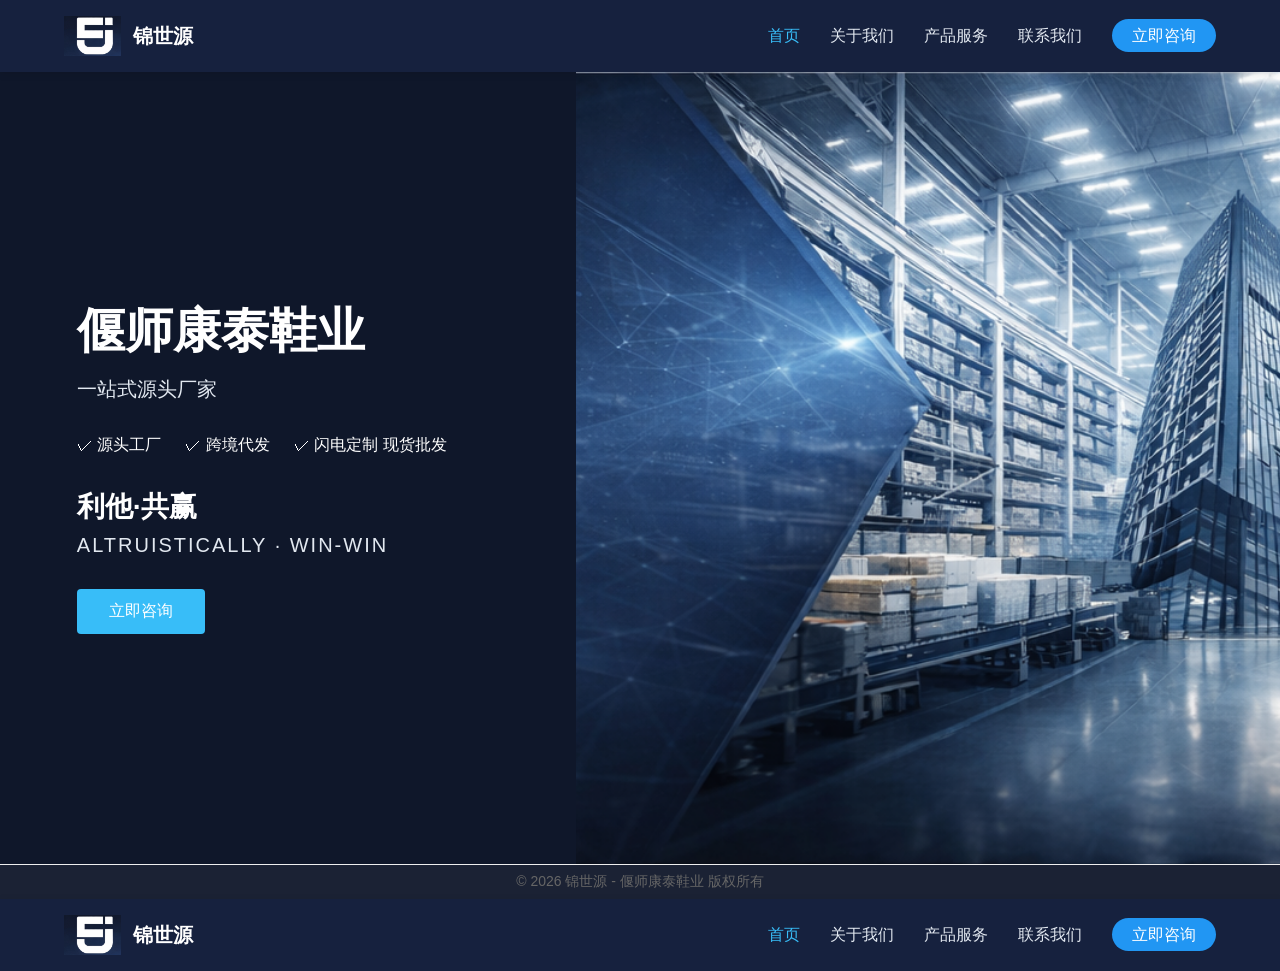
<file: index.html>
<!DOCTYPE html>
<html lang="zh-CN">
<head>
    <meta charset="UTF-8">
    <meta name="viewport" content="width=device-width, initial-scale=1.0">
    <title>锦世源 - 偃师康泰鞋业</title>
    <link rel="stylesheet" href="style.css">
</head>
<body>
     <!-- 导航栏 -->
<header class="navbar">
    <div class="container">
        <div class="logo">
            <img src="images/logo.png" alt="锦世源">
            <span>锦世源</span>
        </div>
        <ul class="nav-links">
            <li><a href="index.html" class="active">首页</a></li>
            <li><a href="about.html">关于我们</a></li>
            
            <!-- 产品服务 下拉菜单 -->
            <li class="dropdown-parent">
                <a href="javascript:void(0)">产品服务</a>
                <div class="dropdown">
                    <a href="cotton-shoes.html">棉鞋</a>
                    <a href="single-shoes.html">单鞋</a>
                </div>
            </li>

            <li><a href="contact.html">联系我们</a></li>
            <li><a href="#contact" class="btn-consult">立即咨询</a></li>
        </ul>
    </div>
</header>

<!-- Hero 区 -->
    <section class="hero">
        <!-- 背景图 -->
        <div class="hero-image">
            <img src="images/factory-bg.jpg" alt="工厂背景">
        </div>

        <!-- 左侧内容 -->
        <div class="hero-content">
            <h1>偃师康泰鞋业</h1>
            <p>一站式源头厂家</p>

            <div class="hero-features">
                <span>✓ 源头工厂</span>
                <span>✓ 跨境代发</span>
                <span>✓ 闪电定制 现货批发</span>
            </div>

            <h2>利他·共赢</h2>
            <p class="hero-subtitle">ALTRUISTICALLY · WIN-WIN</p>

            <a href="#contact" class="btn-hero">立即咨询</a>
        </div>
    </section>
</body>

    <!-- 页脚 -->
    <footer>
        <div class="container">
            <p>&copy; 2026 锦世源 - 偃师康泰鞋业 版权所有</p>
        </div>
    </footer>
</body>
</html>
<header class="navbar">
    <div class="container">
        <div class="logo">
            <img src="images/logo.png" alt="锦世源">
            <span>锦世源</span>
        </div>
        <ul class="nav-links">
            <li><a href="index.html" class="active">首页</a></li>
            <li><a href="about.html">关于我们</a></li>
            <!-- 产品服务下拉菜单（完整可运行版） -->
            <li class="dropdown-parent">
                <a href="products.html">产品服务</a>
                <div class="dropdown">
                    <a href="single-shoes.html">单鞋</a>
                    <a href="cotton-shoes.html">棉鞋</a>
                </div>
            </li>
            <li><a href="contact.html">联系我们</a></li>
            <li><a href="#contact" class="btn-consult">立即咨询</a></li>
        </ul>
    </div>
</header>
</file>
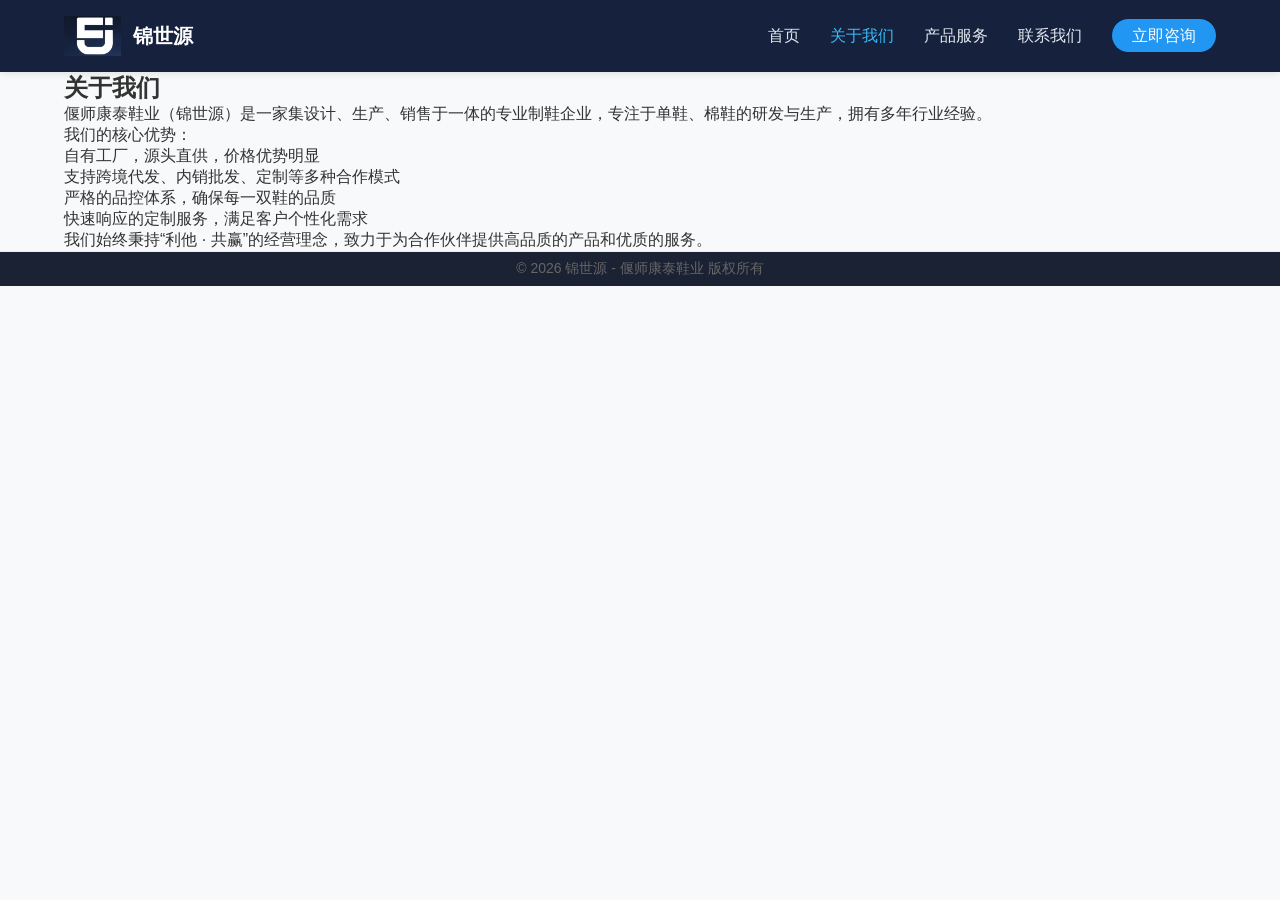
<file: about.html>
<!DOCTYPE html>
<html lang="zh-CN">
<head>
    <meta charset="UTF-8">
    <meta name="viewport" content="width=device-width, initial-scale=1.0">
    <title>锦世源 - 关于我们</title>
    <link rel="stylesheet" href="style.css">
</head>
<body>
    <!-- 导航栏 -->
    <nav class="navbar">
        <div class="container">
            <div class="logo">
                <img src="logo.png" alt="锦世源">
                <span>锦世源</span>
            </div>
            <ul class="nav-links">
                <li><a href="index.html">首页</a></li>
                <li><a href="about.html" class="active">关于我们</a></li>
                <li class="dropdown-parent">
                    <a href="products.html">产品服务</a>
                    <!-- 下拉菜单 -->
                    <div class="dropdown">
                        <a href="single-shoes.html">单鞋</a>
                        <a href="cotton-shoes.html">棉鞋</a>
                    </div>
                </li>
                <li><a href="contact.html">联系我们</a></li>
                <li><a href="#" class="btn-consult">立即咨询</a></li>
            </ul>
        </div>
    </nav>

    <!-- 关于我们内容 -->
    <section class="page-content">
        <div class="container">
            <h2>关于我们</h2>
            <p>偃师康泰鞋业（锦世源）是一家集设计、生产、销售于一体的专业制鞋企业，专注于单鞋、棉鞋的研发与生产，拥有多年行业经验。</p>
            <p>我们的核心优势：</p>
            <ul>
                <li>自有工厂，源头直供，价格优势明显</li>
                <li>支持跨境代发、内销批发、定制等多种合作模式</li>
                <li>严格的品控体系，确保每一双鞋的品质</li>
                <li>快速响应的定制服务，满足客户个性化需求</li>
            </ul>
            <p>我们始终秉持“利他 · 共赢”的经营理念，致力于为合作伙伴提供高品质的产品和优质的服务。</p>
        </div>
    </section>

    <footer>
        <div class="container">
            <p>&copy; 2026 锦世源 - 偃师康泰鞋业 版权所有</p>
        </div>
    </footer>

    <script src="script.js"></script>
</body>
</html>
</file>
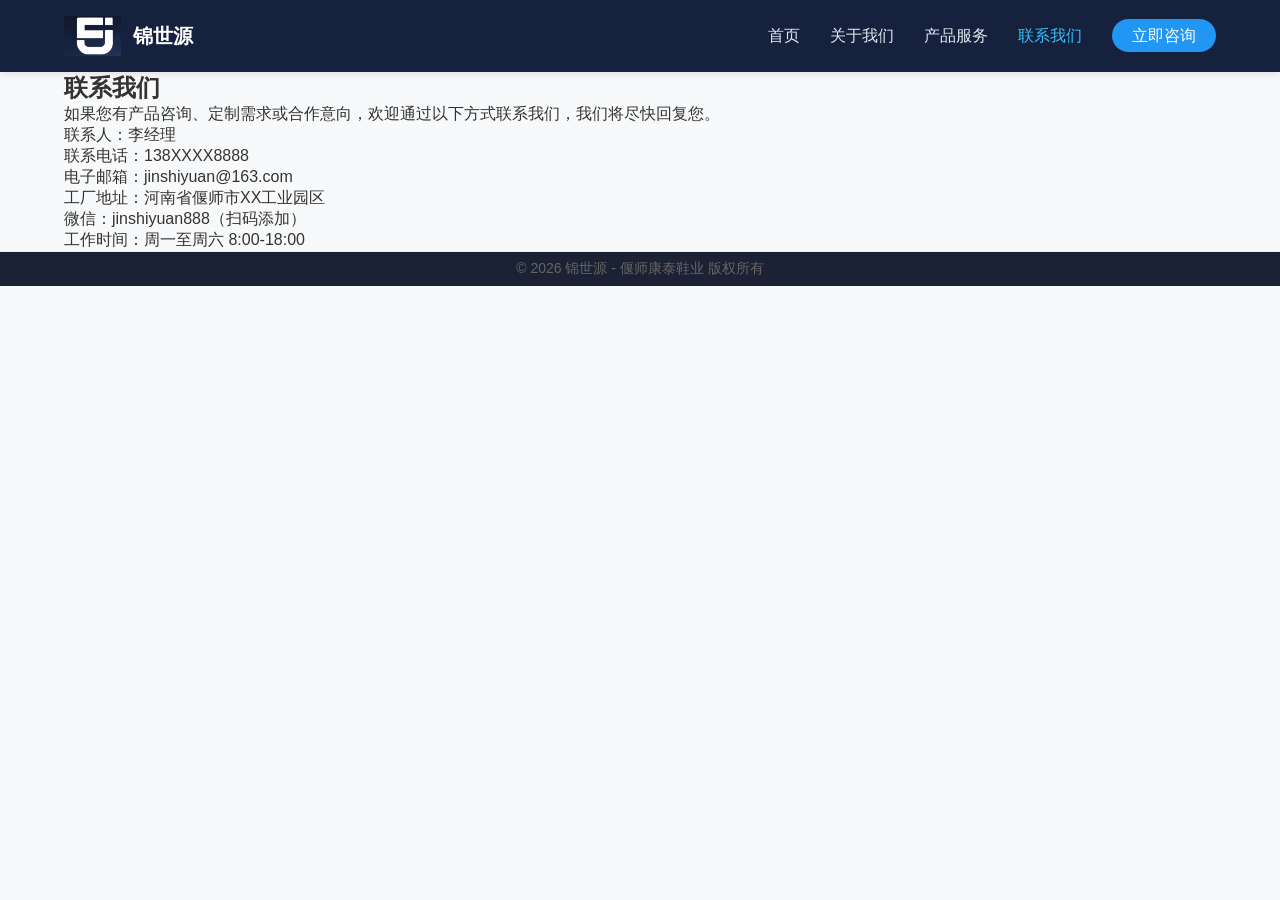
<file: contact.html>
<!DOCTYPE html>
<html lang="zh-CN">
<head>
    <meta charset="UTF-8">
    <meta name="viewport" content="width=device-width, initial-scale=1.0">
    <title>锦世源 - 联系我们</title>
    <link rel="stylesheet" href="style.css">
</head>
<body>
    <!-- 导航栏 -->
    <nav class="navbar">
        <div class="container">
            <div class="logo">
                <img src="logo.png" alt="锦世源">
                <span>锦世源</span>
            </div>
            <ul class="nav-links">
                <li><a href="index.html">首页</a></li>
                <li><a href="about.html">关于我们</a></li>
                <li class="dropdown-parent">
                    <a href="products.html">产品服务</a>
                    <!-- 下拉菜单 -->
                    <div class="dropdown">
                        <a href="single-shoes.html">单鞋</a>
                        <a href="cotton-shoes.html">棉鞋</a>
                    </div>
                </li>
                <li><a href="contact.html" class="active">联系我们</a></li>
                <li><a href="#" class="btn-consult">立即咨询</a></li>
            </ul>
        </div>
    </nav>

    <!-- 联系我们内容 -->
    <section class="page-content">
        <div class="container">
            <h2>联系我们</h2>
            <p>如果您有产品咨询、定制需求或合作意向，欢迎通过以下方式联系我们，我们将尽快回复您。</p>
            <ul>
                <li>联系人：李经理</li>
                <li>联系电话：138XXXX8888</li>
                <li>电子邮箱：jinshiyuan@163.com</li>
                <li>工厂地址：河南省偃师市XX工业园区</li>
                <li>微信：jinshiyuan888（扫码添加）</li>
            </ul>
            <p>工作时间：周一至周六 8:00-18:00</p>
        </div>
    </section>

    <footer>
        <div class="container">
            <p>&copy; 2026 锦世源 - 偃师康泰鞋业 版权所有</p>
        </div>
    </footer>

    <script src="script.js"></script>
</body>
</html>
</file>
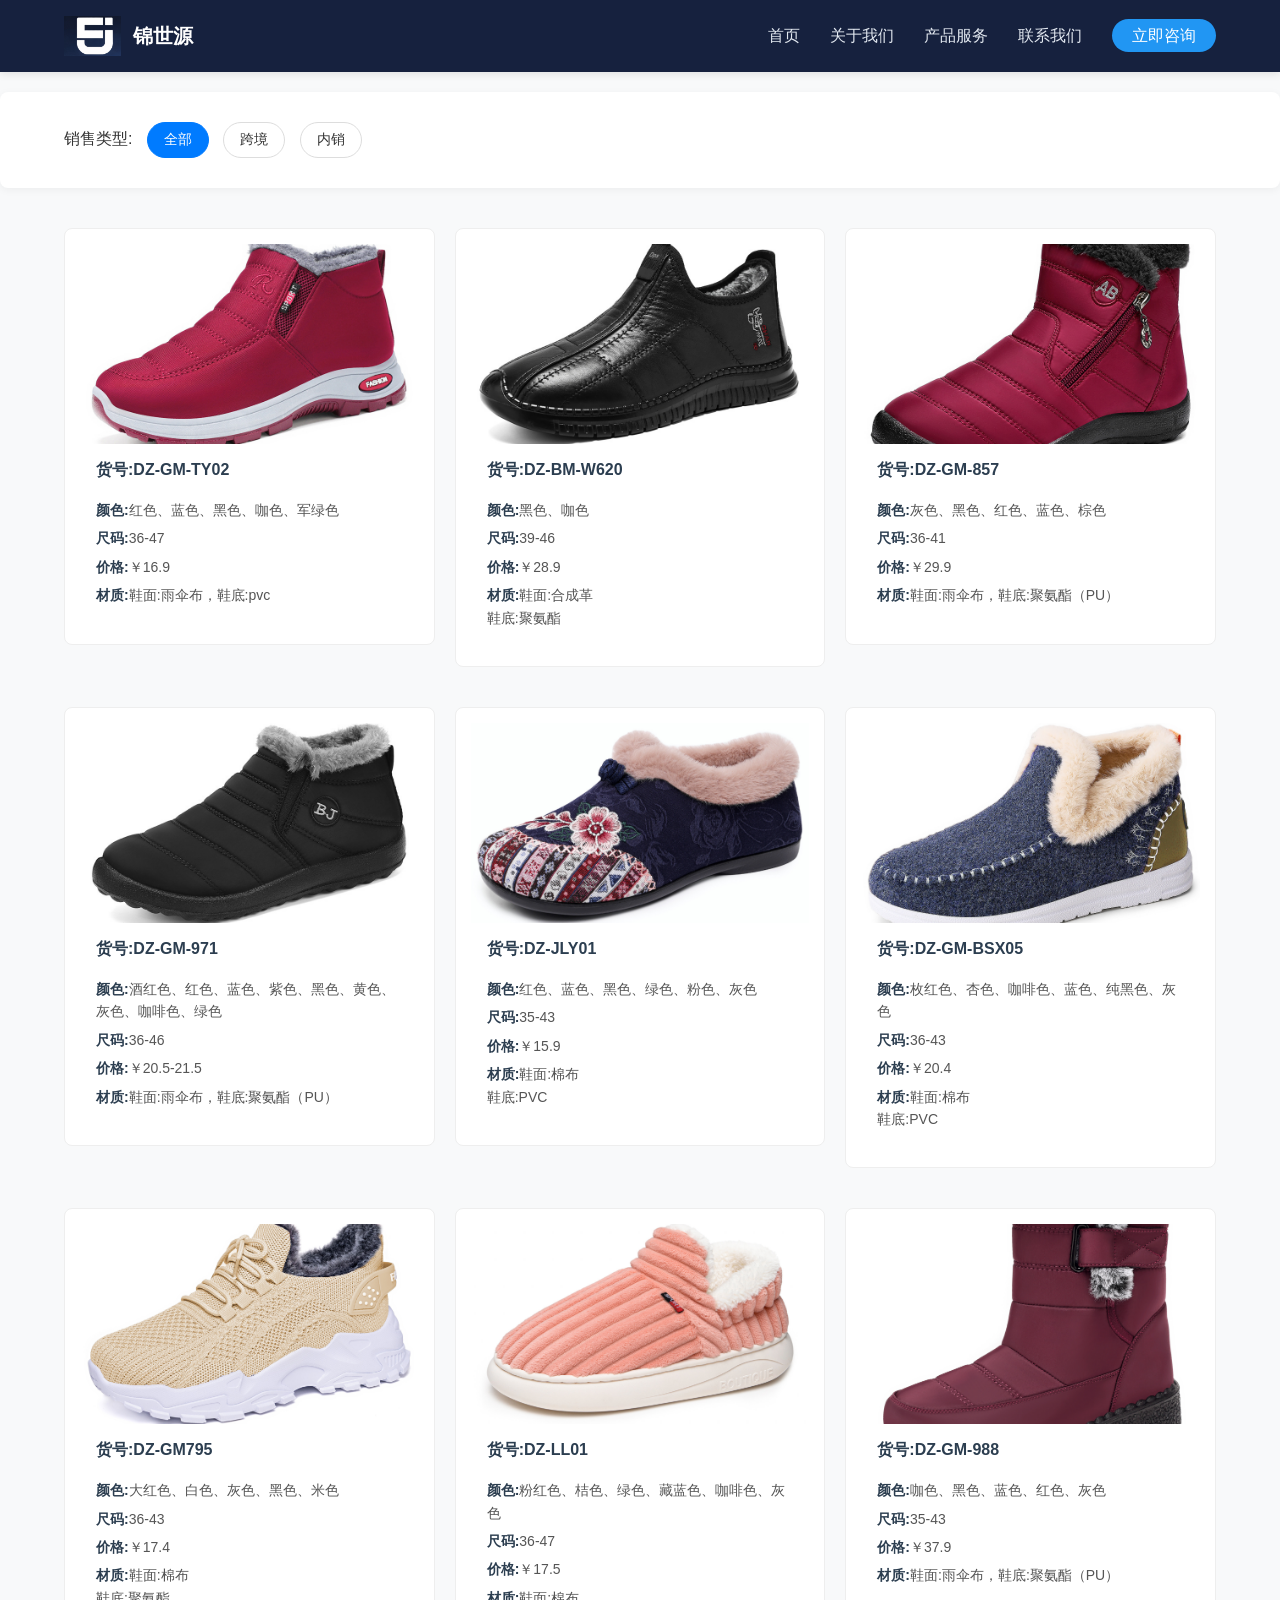
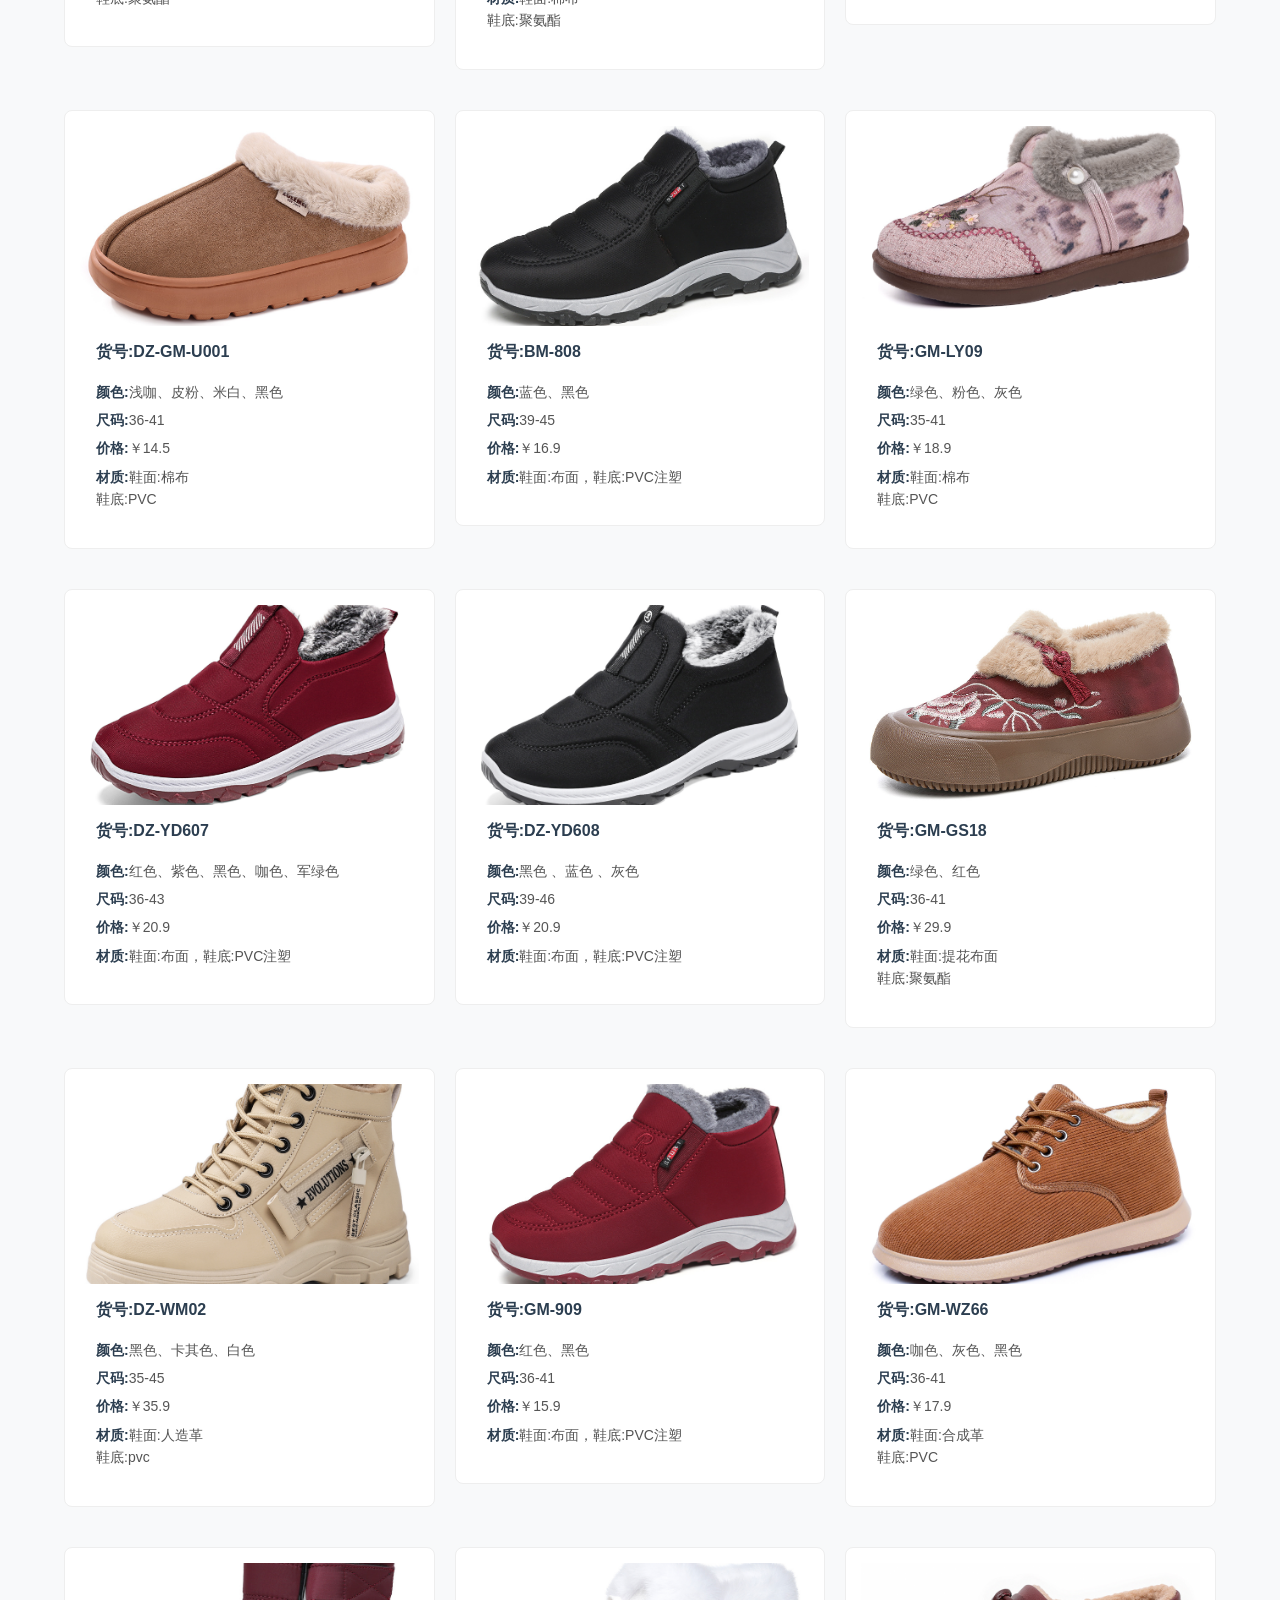
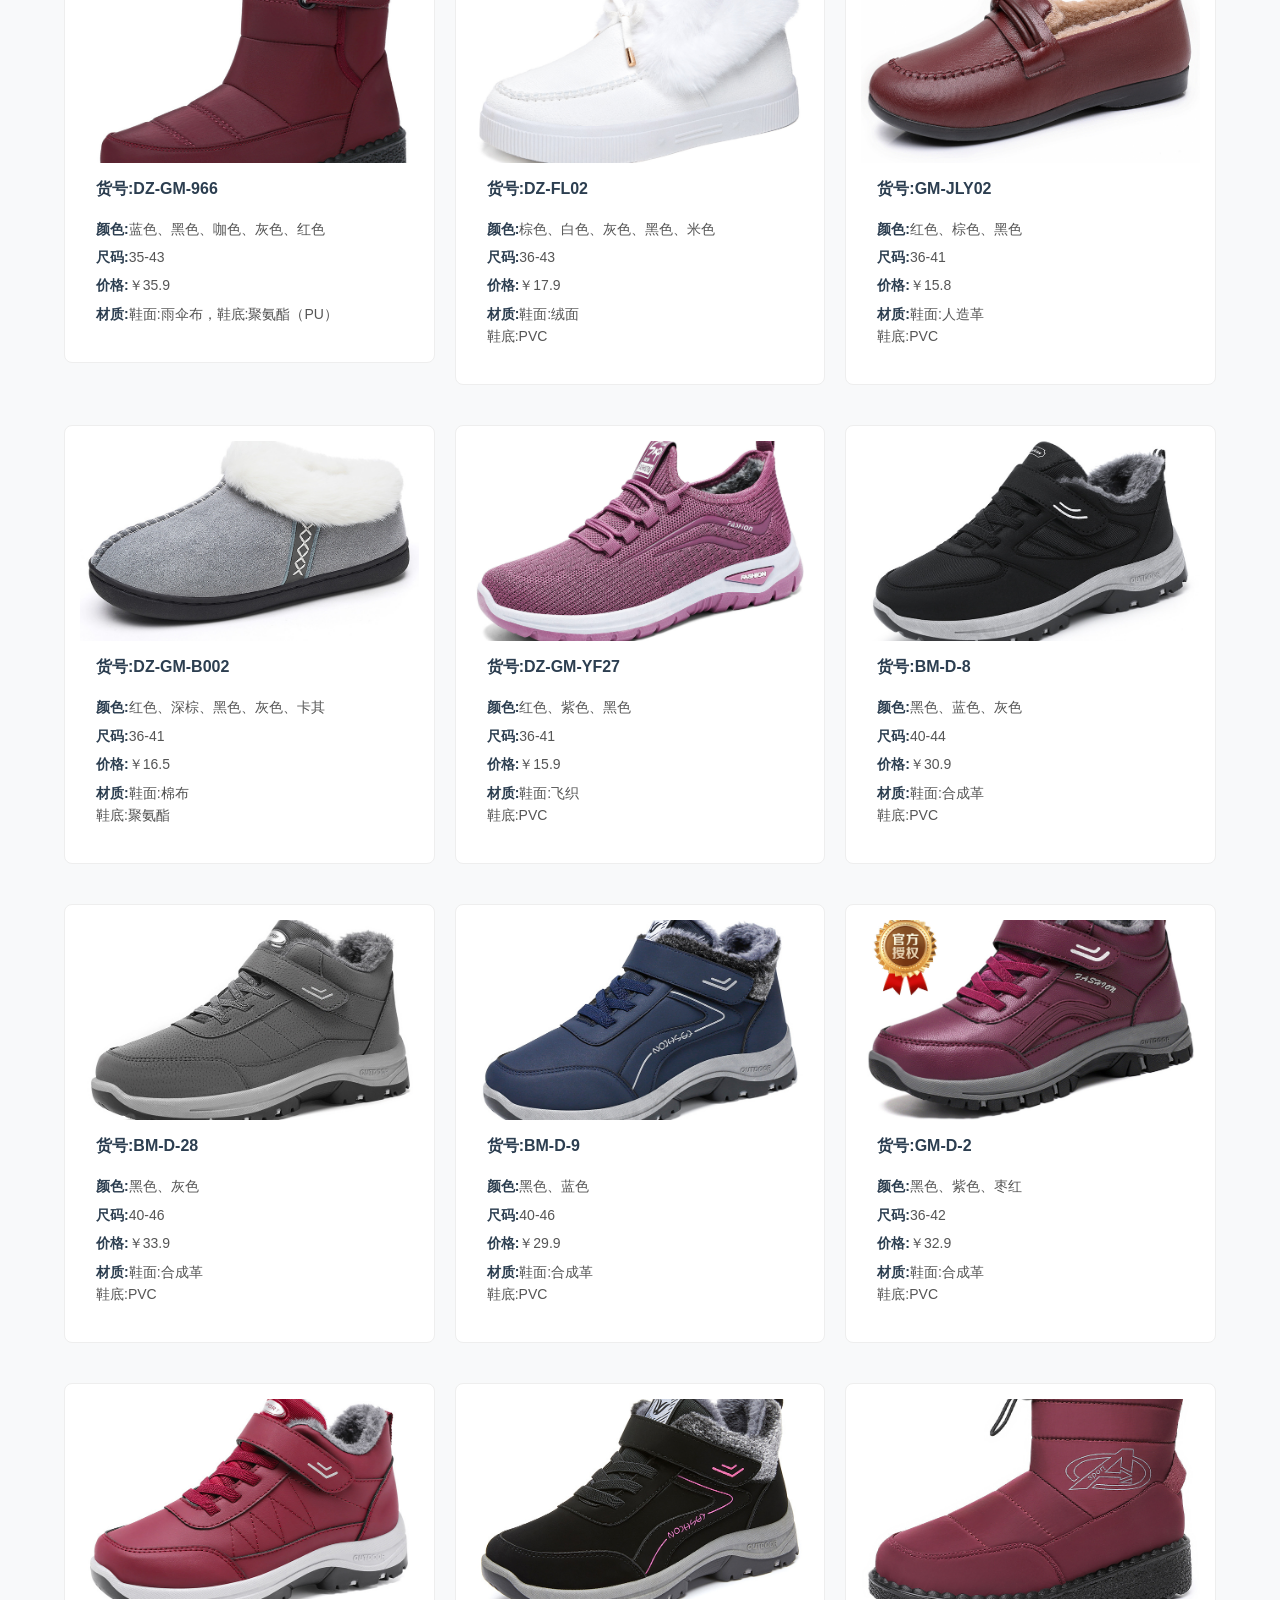
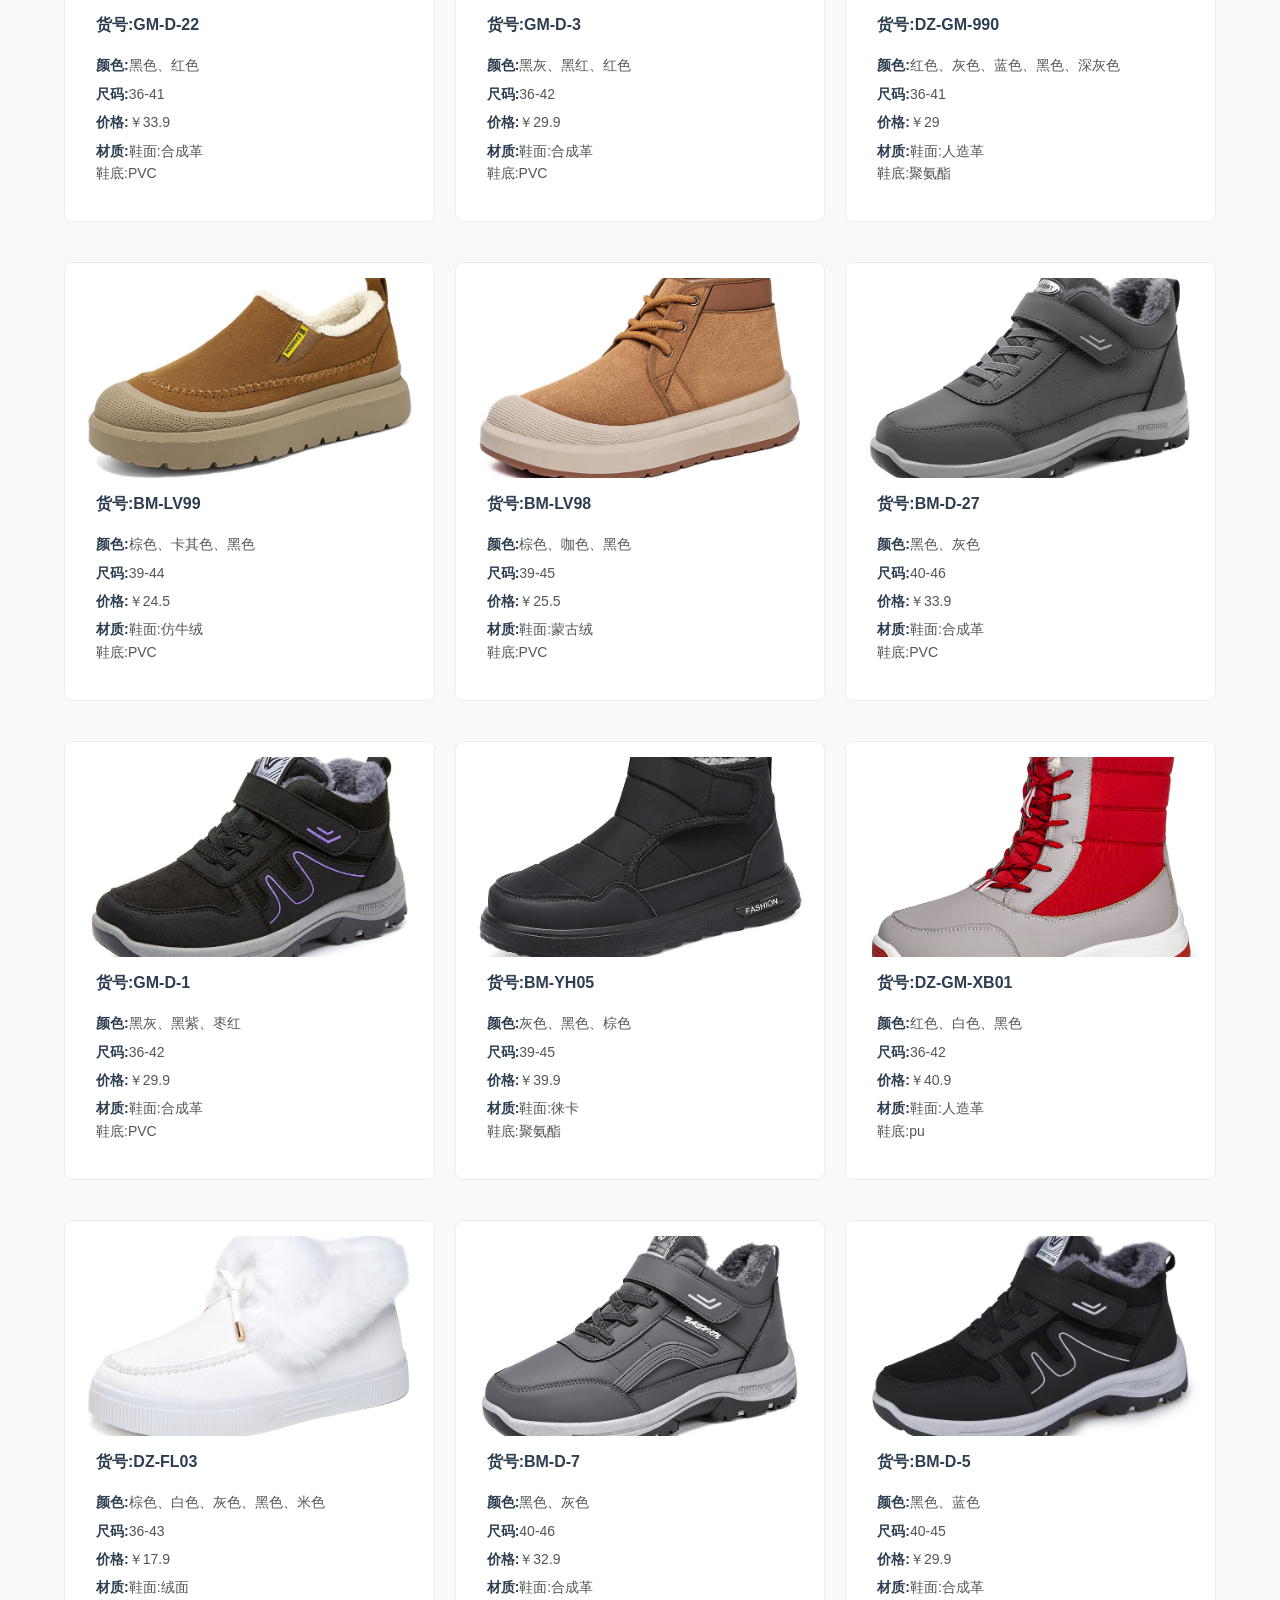
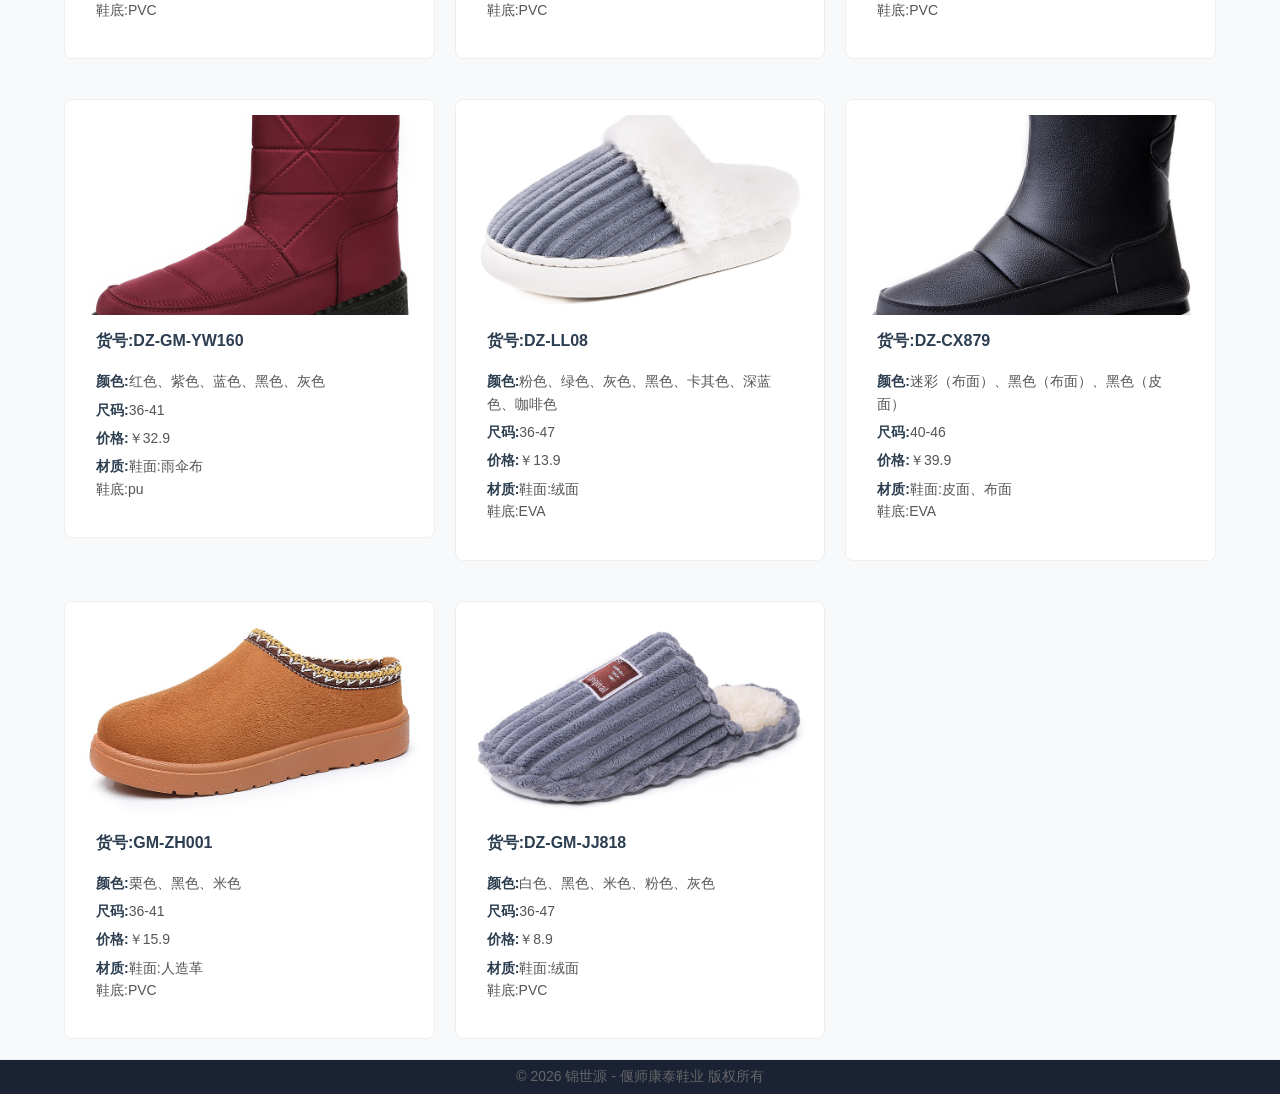
<file: cotton-shoes.html>
<!DOCTYPE html>
<html lang="zh-CN">
<head>
    <meta charset="UTF-8">
    <meta name="viewport" content="width=device-width, initial-scale=1.0">
    <title>锦世源 - 棉鞋系列</title>
    <link rel="stylesheet" href="style.css">
    <style>
        /* 筛选标签样式（适配你原有.tag类） */
        .tag-group {
            display: inline-block;
            margin-left: 10px;
        }
        .tag {
            padding: 8px 16px;
            margin-right: 10px;
            border: 1px solid #ddd;
            background: #fff;
            cursor: pointer;
            border-radius: 20px;
            display: inline-block;
        }
        .tag.active {
            background: #007bff;
            color: white;
            border-color: #007bff;
        }
        /* 产品卡片基础样式 */
        .product-card {
            margin-bottom: 20px;
            border: 1px solid #eee;
            padding: 15px;
            border-radius: 8px;
        }
        .product-grid {
            display: grid;
            grid-template-columns: repeat(auto-fill, minmax(280px, 1fr));
            gap: 20px;
            margin-top: 20px;
        }
        .product-link {
            text-decoration: none;
            color: inherit;
        }
    </style>
</head>
<body>
    <!-- 导航栏 -->
    <nav class="navbar">
        <div class="container">
            <div class="logo">
                <img src="images/logo.png" alt="锦世源">
                <span>锦世源</span>
            </div>
            <ul class="nav-links">
                <li><a href="index.html">首页</a></li>
                <li><a href="about.html">关于我们</a></li>
                <li class="dropdown-parent">
                    <a href="products.html">产品服务</a>
                    <!-- 下拉菜单 -->
                    <div class="dropdown">
                        <a href="single-shoes.html" class="active">单鞋</a>
                        <a href="cotton-shoes.html">棉鞋</a>
                    </div>
                </li>
                <li><a href="contact.html">联系我们</a></li>
                <li><a href="#" class="btn-consult">立即咨询</a></li>
            </ul>
        </div>
    </nav>

    <!-- 棉鞋分类筛选区 -->
    <section class="product-filter">
        <div class="container">
            <div class="filter-wrapper">
                <label>销售类型:</label>
                <div class="tag-group">
                    <span class="tag active" data-type="all">全部</span>
                    <span class="tag" data-type="cross">跨境</span>
                    <span class="tag" data-type="domestic">内销</span>
                </div>
            </div>
        </div>
    </section>

    <!-- 棉鞋产品展示区 -->
    <section class="product-list">
        <div class="container">
            <div class="product-grid" id="productGrid">
                <!-- 货号DZ-GM-TY02 -->
<a href="https://detail.1688.com/offer/840738620284.html?spm=a26286.8251493.description.2.221425b2q7ouZw" class="product-link" target="_blank">
    <div class="product-card" data-sale="跨境">
        <img src="images/single-shoes/DZ-GM-TY02.jpg" alt="货号DZ-GM-TY02 -棉鞋">
        <h3>货号:DZ-GM-TY02</h3>
        <div class="product-specs">
            <p><strong>颜色:</strong>红色、蓝色、黑色、咖色、军绿色</p>
            <p><strong>尺码:</strong>36-47</p>
            <p><strong>价格:</strong>￥16.9</p>
            <p><strong>材质:</strong>鞋面:雨伞布，鞋底:pvc</p>
        </div>
    </div>
</a>

<!-- 货号DZ-BM-W620 -->
<a href="http://detail.1688.com/offer/951743572707.html" class="product-link" target="_blank">
    <div class="product-card" data-sale="跨境">
        <img src="images/single-shoes/DZ-BM-W620.jpg" alt="货号DZ-BM-W620 -棉鞋">
        <h3>货号:DZ-BM-W620</h3>
        <div class="product-specs">
            <p><strong>颜色:</strong>黑色、咖色</p>
            <p><strong>尺码:</strong>39-46</p>
            <p><strong>价格:</strong>￥28.9</p>
            <p><strong>材质:</strong>鞋面:合成革<br>鞋底:聚氨酯</p>
        </div>
    </div>
</a>

<!-- 货号DZ-GM-857 -->
<a href="http://detail.1688.com/offer/1008126644377.html" class="product-link" target="_blank">
    <div class="product-card" data-sale="跨境">
        <img src="images/single-shoes/DZ-GM-857.jpg" alt="货号DZ-GM-857 -棉鞋">
        <h3>货号:DZ-GM-857</h3>
        <div class="product-specs">
            <p><strong>颜色:</strong>灰色、黑色、红色、蓝色、棕色</p>
            <p><strong>尺码:</strong>36-41</p>
            <p><strong>价格:</strong>￥29.9</p>
            <p><strong>材质:</strong>鞋面:雨伞布，鞋底:聚氨酯（PU）</p>
        </div>
    </div>
</a>

<!-- 货号DZ-GM-971 -->
<a href="http://detail.1688.com/offer/819203470623.html" class="product-link" target="_blank">
    <div class="product-card" data-sale="跨境">
        <img src="images/single-shoes/DZ-GM-971.jpg" alt="货号DZ-GM-971 -棉鞋">
        <h3>货号:DZ-GM-971</h3>
        <div class="product-specs">
            <p><strong>颜色:</strong>酒红色、红色、蓝色、紫色、黑色、黄色、灰色、咖啡色、绿色</p>
            <p><strong>尺码:</strong>36-46</p>
            <p><strong>价格:</strong>￥20.5-21.5</p>
            <p><strong>材质:</strong>鞋面:雨伞布，鞋底:聚氨酯（PU）</p>
        </div>
    </div>
</a>

<!-- 货号DZ-JLY01 -->
<a href="http://detail.1688.com/offer/974167083294.html" class="product-link" target="_blank">
    <div class="product-card" data-sale="跨境">
        <img src="images/single-shoes/DZ-JLY01.jpg" alt="货号DZ-JLY01 -棉鞋">
        <h3>货号:DZ-JLY01</h3>
        <div class="product-specs">
            <p><strong>颜色:</strong>红色、蓝色、黑色、绿色、粉色、灰色</p>
            <p><strong>尺码:</strong>35-43</p>
            <p><strong>价格:</strong>￥15.9</p>
            <p><strong>材质:</strong>鞋面:棉布<br>鞋底:PVC</p>
        </div>
    </div>
</a>

<!-- 货号DZ-GM-BSX05 -->
<a href="http://detail.1688.com/offer/1008147472122.html" class="product-link" target="_blank">
    <div class="product-card" data-sale="跨境">
        <img src="images/single-shoes/DZ-GM-BSX05.jpg" alt="货号DZ-GM-BSX05 -棉鞋">
        <h3>货号:DZ-GM-BSX05</h3>
        <div class="product-specs">
            <p><strong>颜色:</strong>枚红色、杏色、咖啡色、蓝色、纯黑色、灰色</p>
            <p><strong>尺码:</strong>36-43</p>
            <p><strong>价格:</strong>￥20.4</p>
            <p><strong>材质:</strong>鞋面:棉布<br>鞋底:PVC</p>
        </div>
    </div>
</a>

<!-- 货号DZ-GM795 -->
<a href="https://detail.1688.com/offer/987171996123.html?spm=a26286.8251493.description.2.221425b2q7ouZw" class="product-link" target="_blank">
    <div class="product-card" data-sale="跨境">
        <img src="images/single-shoes/DZ-GM795.jpg" alt="货号DZ-GM795 -棉鞋">
        <h3>货号:DZ-GM795</h3>
        <div class="product-specs">
            <p><strong>颜色:</strong>大红色、白色、灰色、黑色、米色</p>
            <p><strong>尺码:</strong>36-43</p>
            <p><strong>价格:</strong>￥17.4</p>
            <p><strong>材质:</strong>鞋面:棉布<br>鞋底:聚氨酯</p>
        </div>
    </div>
</a>

<!-- 货号DZ-LL01 -->
<a href="https://detail.1688.com/offer/962962642032.html?spm=a26286.8251493.description.2.221425b2q7ouZw" class="product-link" target="_blank">
    <div class="product-card" data-sale="跨境">
        <img src="images/single-shoes/DZ-LL01.jpg" alt="货号DZ-LL01 -棉鞋">
        <h3>货号:DZ-LL01</h3>
        <div class="product-specs">
            <p><strong>颜色:</strong>粉红色、桔色、绿色、藏蓝色、咖啡色、灰色</p>
            <p><strong>尺码:</strong>36-47</p>
            <p><strong>价格:</strong>￥17.5</p>
            <p><strong>材质:</strong>鞋面:棉布<br>鞋底:聚氨酯</p>
        </div>
    </div>
</a>

<!-- 货号DZ-GM-988 -->
<a href="http://detail.1688.com/offer/838046612269.html" class="product-link" target="_blank">
    <div class="product-card" data-sale="跨境">
        <img src="images/single-shoes/DZ-GM-988.jpg" alt="货号DZ-GM-988 -棉鞋">
        <h3>货号:DZ-GM-988</h3>
        <div class="product-specs">
            <p><strong>颜色:</strong>咖色、黑色、蓝色、红色、灰色</p>
            <p><strong>尺码:</strong>35-43</p>
            <p><strong>价格:</strong>￥37.9</p>
            <p><strong>材质:</strong>鞋面:雨伞布，鞋底:聚氨酯（PU）</p>
        </div>
    </div>
</a>

<!-- 货号DZ-GM-U001 -->
<a href="http://detail.1688.com/offer/936810190283.html" class="product-link" target="_blank">
    <div class="product-card" data-sale="跨境">
        <img src="images/single-shoes/DZ-GM-U001.jpg" alt="货号DZ-GM-U001 -棉鞋">
        <h3>货号:DZ-GM-U001</h3>
        <div class="product-specs">
            <p><strong>颜色:</strong>浅咖、皮粉、米白、黑色</p>
            <p><strong>尺码:</strong>36-41</p>
            <p><strong>价格:</strong>￥14.5</p>
            <p><strong>材质:</strong>鞋面:棉布<br>鞋底:PVC</p>
        </div>
    </div>
</a>

<!-- 货号BM-808 -->
<a href="http://detail.1688.com/offer/682374344500.html" class="product-link" target="_blank">
    <div class="product-card" data-sale="内销">
        <img src="images/single-shoes/BM-808.jpg" alt="货号BM-808 -棉鞋">
        <h3>货号:BM-808</h3>
        <div class="product-specs">
            <p><strong>颜色:</strong>蓝色、黑色</p>
            <p><strong>尺码:</strong>39-45</p>
            <p><strong>价格:</strong>￥16.9</p>
            <p><strong>材质:</strong>鞋面:布面，鞋底:PVC注塑</p>
        </div>
    </div>
</a>

<!-- 货号GM-LY09 -->
<a href="http://detail.1688.com/offer/983998921533.html" class="product-link" target="_blank">
    <div class="product-card" data-sale="内销">
        <img src="images/single-shoes/GM-LY09.jpg" alt="货号GM-LY09 -棉鞋">
        <h3>货号:GM-LY09</h3>
        <div class="product-specs">
            <p><strong>颜色:</strong>绿色、粉色、灰色</p>
            <p><strong>尺码:</strong>35-41</p>
            <p><strong>价格:</strong>￥18.9</p>
            <p><strong>材质:</strong>鞋面:棉布<br>鞋底:PVC</p>
        </div>
    </div>
</a>

<!-- 货号DZ-YD607 -->
<a href="https://detail.1688.com/offer/740327059977.html?spm=a26286.8251493.description.2.221425b23cCmEE" class="product-link" target="_blank">
    <div class="product-card" data-sale="跨境">
        <img src="images/single-shoes/DZ-YD607.jpg" alt="货号DZ-YD607 -棉鞋">
        <h3>货号:DZ-YD607</h3>
        <div class="product-specs">
            <p><strong>颜色:</strong>红色、紫色、黑色、咖色、军绿色</p>
            <p><strong>尺码:</strong>36-43</p>
            <p><strong>价格:</strong>￥20.9</p>
            <p><strong>材质:</strong>鞋面:布面，鞋底:PVC注塑</p>
        </div>
    </div>
</a>

<!-- 货号DZ-YD608 -->
<a href="https://detail.1688.com/offer/740324531532.html?spm=a26286.8251493.description.2.221425b23cCmEE" class="product-link" target="_blank">
    <div class="product-card" data-sale="跨境">
        <img src="images/single-shoes/DZ-YD608.jpg" alt="货号DZ-YD608 -棉鞋">
        <h3>货号:DZ-YD608</h3>
        <div class="product-specs">
            <p><strong>颜色:</strong>黑色     、蓝色    、灰色</p>
            <p><strong>尺码:</strong>39-46</p>
            <p><strong>价格:</strong>￥20.9</p>
            <p><strong>材质:</strong>鞋面:布面，鞋底:PVC注塑</p>
        </div>
    </div>
</a>

<!-- 货号GM-GS18 -->
<a href="http://detail.1688.com/offer/987014246651.html" class="product-link" target="_blank">
    <div class="product-card" data-sale="内销">
        <img src="images/single-shoes/GM-GS18.jpg" alt="货号GM-GS18 -棉鞋">
        <h3>货号:GM-GS18</h3>
        <div class="product-specs">
            <p><strong>颜色:</strong>绿色、红色</p>
            <p><strong>尺码:</strong>36-41</p>
            <p><strong>价格:</strong>￥29.9</p>
            <p><strong>材质:</strong>鞋面:提花布面<br>鞋底:聚氨酯</p>
        </div>
    </div>
</a>

<!-- 货号DZ-WM02 -->
<a href="http://detail.1688.com/offer/959273141896.html" class="product-link" target="_blank">
    <div class="product-card" data-sale="跨境">
        <img src="images/single-shoes/DZ-WM02.jpg" alt="货号DZ-WM02 -棉鞋">
        <h3>货号:DZ-WM02</h3>
        <div class="product-specs">
            <p><strong>颜色:</strong>黑色、卡其色、白色</p>
            <p><strong>尺码:</strong>35-45</p>
            <p><strong>价格:</strong>￥35.9</p>
            <p><strong>材质:</strong>鞋面:人造革<br>鞋底:pvc</p>
        </div>
    </div>
</a>

<!-- 货号GM-909 -->
<a href="https://detail.1688.com/offer/830395208484.html?spm=a26286.8251493.description.2.221425b2q7ouZw" class="product-link" target="_blank">
    <div class="product-card" data-sale="内销">
        <img src="images/single-shoes/GM-909.jpg" alt="货号GM-909 -棉鞋">
        <h3>货号:GM-909</h3>
        <div class="product-specs">
            <p><strong>颜色:</strong>红色、黑色</p>
            <p><strong>尺码:</strong>36-41</p>
            <p><strong>价格:</strong>￥15.9</p>
            <p><strong>材质:</strong>鞋面:布面，鞋底:PVC注塑</p>
        </div>
    </div>
</a>

<!-- 货号GM-WZ66 -->
<a href="http://detail.1688.com/offer/981880504833.html" class="product-link" target="_blank">
    <div class="product-card" data-sale="内销">
        <img src="images/single-shoes/GM-WZ66.jpg" alt="货号GM-WZ66 -棉鞋">
        <h3>货号:GM-WZ66</h3>
        <div class="product-specs">
            <p><strong>颜色:</strong>咖色、灰色、黑色</p>
            <p><strong>尺码:</strong>36-41</p>
            <p><strong>价格:</strong>￥17.9</p>
            <p><strong>材质:</strong>鞋面:合成革<br>鞋底:PVC</p>
        </div>
    </div>
</a>

<!-- 货号DZ-GM-966 -->
<a href="http://detail.1688.com/offer/837385759405.html" class="product-link" target="_blank">
    <div class="product-card" data-sale="跨境">
        <img src="images/single-shoes/DZ-GM-966.jpg" alt="货号DZ-GM-966 -棉鞋">
        <h3>货号:DZ-GM-966</h3>
        <div class="product-specs">
            <p><strong>颜色:</strong>蓝色、黑色、咖色、灰色、红色</p>
            <p><strong>尺码:</strong>35-43</p>
            <p><strong>价格:</strong>￥35.9</p>
            <p><strong>材质:</strong>鞋面:雨伞布，鞋底:聚氨酯（PU）</p>
        </div>
    </div>
</a>

<!-- 货号DZ-FL02 -->
<a href="http://detail.1688.com/offer/971631035122.html" class="product-link" target="_blank">
    <div class="product-card" data-sale="跨境">
        <img src="images/single-shoes/DZ-FL02.jpg" alt="货号DZ-FL02 -棉鞋">
        <h3>货号:DZ-FL02</h3>
        <div class="product-specs">
            <p><strong>颜色:</strong>棕色、白色、灰色、黑色、米色</p>
            <p><strong>尺码:</strong>36-43</p>
            <p><strong>价格:</strong>￥17.9</p>
            <p><strong>材质:</strong>鞋面:绒面<br>鞋底:PVC</p>
        </div>
    </div>
</a>

<!-- 货号GM-JLY02 -->
<a href="http://detail.1688.com/offer/969130967248.html" class="product-link" target="_blank">
    <div class="product-card" data-sale="内销">
        <img src="images/single-shoes/GM-JLY02.jpg" alt="货号GM-JLY02 -棉鞋">
        <h3>货号:GM-JLY02</h3>
        <div class="product-specs">
            <p><strong>颜色:</strong>红色、棕色、黑色</p>
            <p><strong>尺码:</strong>36-41</p>
            <p><strong>价格:</strong>￥15.8</p>
            <p><strong>材质:</strong>鞋面:人造革<br>鞋底:PVC</p>
        </div>
    </div>
</a>

<!-- 货号DZ-GM-B002 -->
<a href="http://detail.1688.com/offer/934044796955.html" class="product-link" target="_blank">
    <div class="product-card" data-sale="跨境">
        <img src="images/single-shoes/DZ-GM-B002.jpg" alt="货号DZ-GM-B002 -棉鞋">
        <h3>货号:DZ-GM-B002</h3>
        <div class="product-specs">
            <p><strong>颜色:</strong>红色、深棕、黑色、灰色、卡其</p>
            <p><strong>尺码:</strong>36-41</p>
            <p><strong>价格:</strong>￥16.5</p>
            <p><strong>材质:</strong>鞋面:棉布<br>鞋底:聚氨酯</p>
        </div>
    </div>
</a>

<!-- 货号DZ-GM-YF27 -->
<a href="http://detail.1688.com/offer/969783123858.html" class="product-link" target="_blank">
    <div class="product-card" data-sale="跨境">
        <img src="images/single-shoes/DZ-GM-YF27.jpg" alt="货号DZ-GM-YF27 -棉鞋">
        <h3>货号:DZ-GM-YF27</h3>
        <div class="product-specs">
            <p><strong>颜色:</strong>红色、紫色、黑色</p>
            <p><strong>尺码:</strong>36-41</p>
            <p><strong>价格:</strong>￥15.9</p>
            <p><strong>材质:</strong>鞋面:飞织<br>鞋底:PVC</p>
        </div>
    </div>
</a>

<!-- 货号BM-D-8 -->
<a href="https://detail.1688.com/offer/832354272108.html?spm=a26286.8251493.description.2.221425b2q7ouZw" class="product-link" target="_blank">
    <div class="product-card" data-sale="内销">
        <img src="images/single-shoes/BM-D-8.jpg" alt="货号BM-D-8 -棉鞋">
        <h3>货号:BM-D-8</h3>
        <div class="product-specs">
            <p><strong>颜色:</strong>黑色、蓝色、灰色</p>
            <p><strong>尺码:</strong>40-44</p>
            <p><strong>价格:</strong>￥30.9</p>
            <p><strong>材质:</strong>鞋面:合成革<br>鞋底:PVC</p>
        </div>
    </div>
</a>

<!-- 货号DZ-D-28-1 -->
<a href="https://detail.1688.com/offer/947044410271.html?spm=a26286.8251493.description.2.221425b2q7ouZw" class="product-link" target="_blank">
    <div class="product-card" data-sale="跨境">
        <img src="images/single-shoes/DZ-D-28-1.jpg" alt="货号DZ-D-28-1 -棉鞋">
        <h3>货号:BM-D-28</h3>
        <div class="product-specs">
            <p><strong>颜色:</strong>黑色、灰色</p>
            <p><strong>尺码:</strong>40-46</p>
            <p><strong>价格:</strong>￥33.9</p>
            <p><strong>材质:</strong>鞋面:合成革<br>鞋底:PVC</p>
        </div>
    </div>
</a>

<!-- 货号BM-D-9 -->
<a href="https://detail.1688.com/offer/844966315989.html?spm=a26286.8251493.description.2.221425b2q7ouZw" class="product-link" target="_blank">
    <div class="product-card" data-sale="内销">
        <img src="images/single-shoes/BM-D-9.jpg" alt="货号BM-D-9 -棉鞋">
        <h3>货号:BM-D-9</h3>
        <div class="product-specs">
            <p><strong>颜色:</strong>黑色、蓝色</p>
            <p><strong>尺码:</strong>40-46</p>
            <p><strong>价格:</strong>￥29.9</p>
            <p><strong>材质:</strong>鞋面:合成革<br>鞋底:PVC</p>
        </div>
    </div>
</a>

<!-- 货号GM-D-2 -->
<a href="https://detail.1688.com/offer/972138300461.html?spm=a26286.8251493.description.2.221425b2q7ouZw" class="product-link" target="_blank">
    <div class="product-card" data-sale="内销">
        <img src="images/single-shoes/GM-D-2.jpg" alt="货号GM-D-2 -棉鞋">
        <h3>货号:GM-D-2</h3>
        <div class="product-specs">
            <p><strong>颜色:</strong>黑色、紫色、枣红</p>
            <p><strong>尺码:</strong>36-42</p>
            <p><strong>价格:</strong>￥32.9</p>
            <p><strong>材质:</strong>鞋面:合成革<br>鞋底:PVC</p>
        </div>
    </div>
</a>

<!-- 货号GM-D-22 -->
<a href="http://detail.1688.com/offer/829651758333.html" class="product-link" target="_blank">
    <div class="product-card" data-sale="跨境">
        <img src="images/single-shoes/GM-D-22.jpg" alt="货号GM-D-22 -棉鞋">
        <h3>货号:GM-D-22</h3>
        <div class="product-specs">
            <p><strong>颜色:</strong>黑色、红色</p>
            <p><strong>尺码:</strong>36-41</p>
            <p><strong>价格:</strong>￥33.9</p>
            <p><strong>材质:</strong>鞋面:合成革<br>鞋底:PVC</p>
        </div>
    </div>
</a>

<!-- 货号GM-D-3 -->
<a href="https://detail.1688.com/offer/818818120523.html?spm=a26286.8251493.description.2.221425b2q7ouZw" class="product-link" target="_blank">
    <div class="product-card" data-sale="内销">
        <img src="images/single-shoes/GM-D-3.jpg" alt="货号GM-D-3 -棉鞋">
        <h3>货号:GM-D-3</h3>
        <div class="product-specs">
            <p><strong>颜色:</strong>黑灰、黑红、红色</p>
            <p><strong>尺码:</strong>36-42</p>
            <p><strong>价格:</strong>￥29.9</p>
            <p><strong>材质:</strong>鞋面:合成革<br>鞋底:PVC</p>
        </div>
    </div>
</a>

<!-- 货号DZ-GM-990 -->
<a href="https://detail.1688.com/offer/968675119117.html?spm=a26286.8251493.description.2.221425b2q7ouZw" class="product-link" target="_blank">
    <div class="product-card" data-sale="跨境">
        <img src="images/single-shoes/DZ-GM-990.jpg" alt="货号DZ-GM-990 -棉鞋">
        <h3>货号:DZ-GM-990</h3>
        <div class="product-specs">
            <p><strong>颜色:</strong>红色、灰色、蓝色、黑色、深灰色</p>
            <p><strong>尺码:</strong>36-41</p>
            <p><strong>价格:</strong>￥29</p>
            <p><strong>材质:</strong>鞋面:人造革<br>鞋底:聚氨酯</p>
        </div>
    </div>
</a>

<!-- 货号BM-LV99 -->
<a href="http://detail.1688.com/offer/987351710251.html" class="product-link" target="_blank">
    <div class="product-card" data-sale="内销">
        <img src="images/single-shoes/BM-LV99.jpg" alt="货号BM-LV99 -棉鞋">
        <h3>货号:BM-LV99</h3>
        <div class="product-specs">
            <p><strong>颜色:</strong>棕色、卡其色、黑色</p>
            <p><strong>尺码:</strong>39-44</p>
            <p><strong>价格:</strong>￥24.5</p>
            <p><strong>材质:</strong>鞋面:仿牛绒<br>鞋底:PVC</p>
        </div>
    </div>
</a>

<!-- 货号BM-LV98 -->
<a href="http://detail.1688.com/offer/993548669371.html" class="product-link" target="_blank">
    <div class="product-card" data-sale="内销">
        <img src="images/single-shoes/BM-LV98.jpg" alt="货号BM-LV98 -棉鞋">
        <h3>货号:BM-LV98</h3>
        <div class="product-specs">
            <p><strong>颜色:</strong>棕色、咖色、黑色</p>
            <p><strong>尺码:</strong>39-45</p>
            <p><strong>价格:</strong>￥25.5</p>
            <p><strong>材质:</strong>鞋面:蒙古绒<br>鞋底:PVC</p>
        </div>
    </div>
</a>

<!-- 货号BM-D-27 -->
<a href="https://detail.1688.com/offer/830027500672.html?spm=a26286.8251493.description.2.221425b23cCmEE" class="product-link" target="_blank">
    <div class="product-card" data-sale="内销">
        <img src="images/single-shoes/BM-D-27.jpg" alt="货号BM-D-27 -棉鞋">
        <h3>货号:BM-D-27</h3>
        <div class="product-specs">
            <p><strong>颜色:</strong>黑色、灰色</p>
            <p><strong>尺码:</strong>40-46</p>
            <p><strong>价格:</strong>￥33.9</p>
            <p><strong>材质:</strong>鞋面:合成革<br>鞋底:PVC</p>
        </div>
    </div>
</a>

<!-- 货号GM-D-1 -->
<a href="https://detail.1688.com/offer/824497093969.html?spm=a26286.8251493.description.2.221425b2q7ouZw" class="product-link" target="_blank">
    <div class="product-card" data-sale="内销">
        <img src="images/single-shoes/GM-D-1.jpg" alt="货号GM-D-1 -棉鞋">
        <h3>货号:GM-D-1</h3>
        <div class="product-specs">
            <p><strong>颜色:</strong>黑灰、黑紫、枣红</p>
            <p><strong>尺码:</strong>36-42</p>
            <p><strong>价格:</strong>￥29.9</p>
            <p><strong>材质:</strong>鞋面:合成革<br>鞋底:PVC</p>
        </div>
    </div>
</a>

<!-- 货号BM-YH05 -->
<a href="http://detail.1688.com/offer/951300032448.html" class="product-link" target="_blank">
    <div class="product-card" data-sale="内销">
        <img src="images/single-shoes/BM-YH05.jpg" alt="货号BM-YH05 -棉鞋">
        <h3>货号:BM-YH05</h3>
        <div class="product-specs">
            <p><strong>颜色:</strong>灰色、黑色、棕色</p>
            <p><strong>尺码:</strong>39-45</p>
            <p><strong>价格:</strong>￥39.9</p>
            <p><strong>材质:</strong>鞋面:徕卡<br>鞋底:聚氨酯</p>
        </div>
    </div>
</a>

<!-- 货号DZ-GM-XB01 -->
<a href="http://detail.1688.com/offer/968194949785.html" class="product-link" target="_blank">
    <div class="product-card" data-sale="跨境">
        <img src="images/single-shoes/DZ-GM-XB01.jpg" alt="货号DZ-GM-XB01 -棉鞋">
        <h3>货号:DZ-GM-XB01</h3>
        <div class="product-specs">
            <p><strong>颜色:</strong>红色、白色、黑色</p>
            <p><strong>尺码:</strong>36-42</p>
            <p><strong>价格:</strong>￥40.9</p>
            <p><strong>材质:</strong>鞋面:人造革<br>鞋底:pu</p>
        </div>
    </div>
</a>

<!-- 货号DZ-FL03 -->
<a href="http://detail.1688.com/offer/971631671159.html" class="product-link" target="_blank">
    <div class="product-card" data-sale="跨境">
        <img src="images/single-shoes/DZ-FL03.jpg" alt="货号DZ-FL03 -棉鞋">
        <h3>货号:DZ-FL03</h3>
        <div class="product-specs">
            <p><strong>颜色:</strong>棕色、白色、灰色、黑色、米色</p>
            <p><strong>尺码:</strong>36-43</p>
            <p><strong>价格:</strong>￥17.9</p>
            <p><strong>材质:</strong>鞋面:绒面<br>鞋底:PVC</p>
        </div>
    </div>
</a>

<!-- 货号BM-D-7 -->
<a href="https://detail.1688.com/offer/819156712850.html?spm=a26286.8251493.description.2.221425b2q7ouZw" class="product-link" target="_blank">
    <div class="product-card" data-sale="内销">
        <img src="images/single-shoes/BM-D-7.jpg" alt="货号BM-D-7 -棉鞋">
        <h3>货号:BM-D-7</h3>
        <div class="product-specs">
            <p><strong>颜色:</strong>黑色、灰色</p>
            <p><strong>尺码:</strong>40-46</p>
            <p><strong>价格:</strong>￥32.9</p>
            <p><strong>材质:</strong>鞋面:合成革<br>鞋底:PVC</p>
        </div>
    </div>
</a>

<!-- 货号BM-D-5 -->
<a href="http://detail.1688.com/offer/824636076782.html" class="product-link" target="_blank">
    <div class="product-card" data-sale="内销">
        <img src="images/single-shoes/BM-D-5.jpg" alt="货号BM-D-5 -棉鞋">
        <h3>货号:BM-D-5</h3>
        <div class="product-specs">
            <p><strong>颜色:</strong>黑色、蓝色</p>
            <p><strong>尺码:</strong>40-45</p>
            <p><strong>价格:</strong>￥29.9</p>
            <p><strong>材质:</strong>鞋面:合成革<br>鞋底:PVC</p>
        </div>
    </div>
</a>

<!-- 货号DZ-GM-YW160 -->
<a href="http://detail.1688.com/offer/983052320204.html" class="product-link" target="_blank">
    <div class="product-card" data-sale="跨境">
        <img src="images/single-shoes/DZ-GM-YW160.jpg" alt="货号DZ-GM-YW160 -棉鞋">
        <h3>货号:DZ-GM-YW160</h3>
        <div class="product-specs">
            <p><strong>颜色:</strong>红色、紫色、蓝色、黑色、灰色</p>
            <p><strong>尺码:</strong>36-41</p>
            <p><strong>价格:</strong>￥32.9</p>
            <p><strong>材质:</strong>鞋面:雨伞布<br>鞋底:pu</p>
        </div>
    </div>
</a>

<!-- 货号DZ-LL08 -->
<a href="http://detail.1688.com/offer/985927553312.html" class="product-link" target="_blank">
    <div class="product-card" data-sale="跨境">
        <img src="images/single-shoes/DZ-LL08.jpg" alt="货号DZ-LL08 -棉鞋">
        <h3>货号:DZ-LL08</h3>
        <div class="product-specs">
            <p><strong>颜色:</strong>粉色、绿色、灰色、黑色、卡其色、深蓝色、咖啡色</p>
            <p><strong>尺码:</strong>36-47</p>
            <p><strong>价格:</strong>￥13.9</p>
            <p><strong>材质:</strong>鞋面:绒面<br>鞋底:EVA</p>
        </div>
    </div>
</a>

<!-- 货号DZ-CX879 -->
<a href="http://detail.1688.com/offer/979210299275.html" class="product-link" target="_blank">
    <div class="product-card" data-sale="跨境">
        <img src="images/single-shoes/DZ-CX879.jpg" alt="货号DZ-CX879 -棉鞋">
        <h3>货号:DZ-CX879</h3>
        <div class="product-specs">
            <p><strong>颜色:</strong>迷彩（布面）、黑色（布面）、黑色（皮面）</p>
            <p><strong>尺码:</strong>40-46</p>
            <p><strong>价格:</strong>￥39.9</p>
            <p><strong>材质:</strong>鞋面:皮面、布面<br>鞋底:EVA</p>
        </div>
    </div>
</a>

<!-- 货号GM-ZH001 -->
<a href="http://detail.1688.com/offer/937894388734.html" class="product-link" target="_blank">
    <div class="product-card" data-sale="内销">
        <img src="images/single-shoes/GM-ZH001.jpg" alt="货号GM-ZH001 -棉鞋">
        <h3>货号:GM-ZH001</h3>
        <div class="product-specs">
            <p><strong>颜色:</strong>栗色、黑色、米色</p>
            <p><strong>尺码:</strong>36-41</p>
            <p><strong>价格:</strong>￥15.9</p>
            <p><strong>材质:</strong>鞋面:人造革<br>鞋底:PVC</p>
        </div>
    </div>
</a>

<!-- 货号DZ-GM-JJ818 -->
<a href="http://detail.1688.com/offer/977935833409.html" class="product-link" target="_blank">
    <div class="product-card" data-sale="跨境">
        <img src="images/single-shoes/DZ-GM-JJ818.jpg" alt="货号DZ-GM-JJ818 -棉鞋">
        <h3>货号:DZ-GM-JJ818</h3>
        <div class="product-specs">
            <p><strong>颜色:</strong>白色、黑色、米色、粉色、灰色</p>
            <p><strong>尺码:</strong>36-47</p>
            <p><strong>价格:</strong>￥8.9</p>
            <p><strong>材质:</strong>鞋面:绒面<br>鞋底:PVC</p>
        </div>
    </div>
</a>
            </div>
        </div>
    </section>

    <footer>
        <div class="container">
            <p>&copy; 2026 锦世源 - 偃师康泰鞋业 版权所有</p>
        </div>
    </footer>

    <!-- 筛选功能JS（放在body最后） -->
    <script>
    document.addEventListener('DOMContentLoaded', function() {
        // 匹配你页面上的.tag类筛选按钮
        const filterButtons = document.querySelectorAll('.tag');
        const productCards = document.querySelectorAll('.product-card');

        filterButtons.forEach(button => {
            button.addEventListener('click', function() {
                // 移除所有按钮的active类
                filterButtons.forEach(btn => btn.classList.remove('active'));
                // 给当前点击的按钮加active类
                this.classList.add('active');

                // 获取筛选类型（适配你标签的data-type属性）
                const filterType = this.getAttribute('data-type');
                
                // 遍历卡片进行筛选
                productCards.forEach(card => {
                    const cardSaleType = card.getAttribute('data-sale');
                    // 适配data-type的取值:all/cross(跨境)/domestic(内销)
                    let targetType = '';
                    if (filterType === 'cross') targetType = '跨境';
                    else if (filterType === 'domestic') targetType = '内销';
                    else targetType = 'all';

                    // 控制显示/隐藏
                    if (filterType === 'all' || cardSaleType === targetType) {
                        card.parentElement.style.display = 'block';
                    } else {
                        card.parentElement.style.display = 'none';
                    }
                });
            });
        });
    });
    </script>
</body>
</html>
</file>
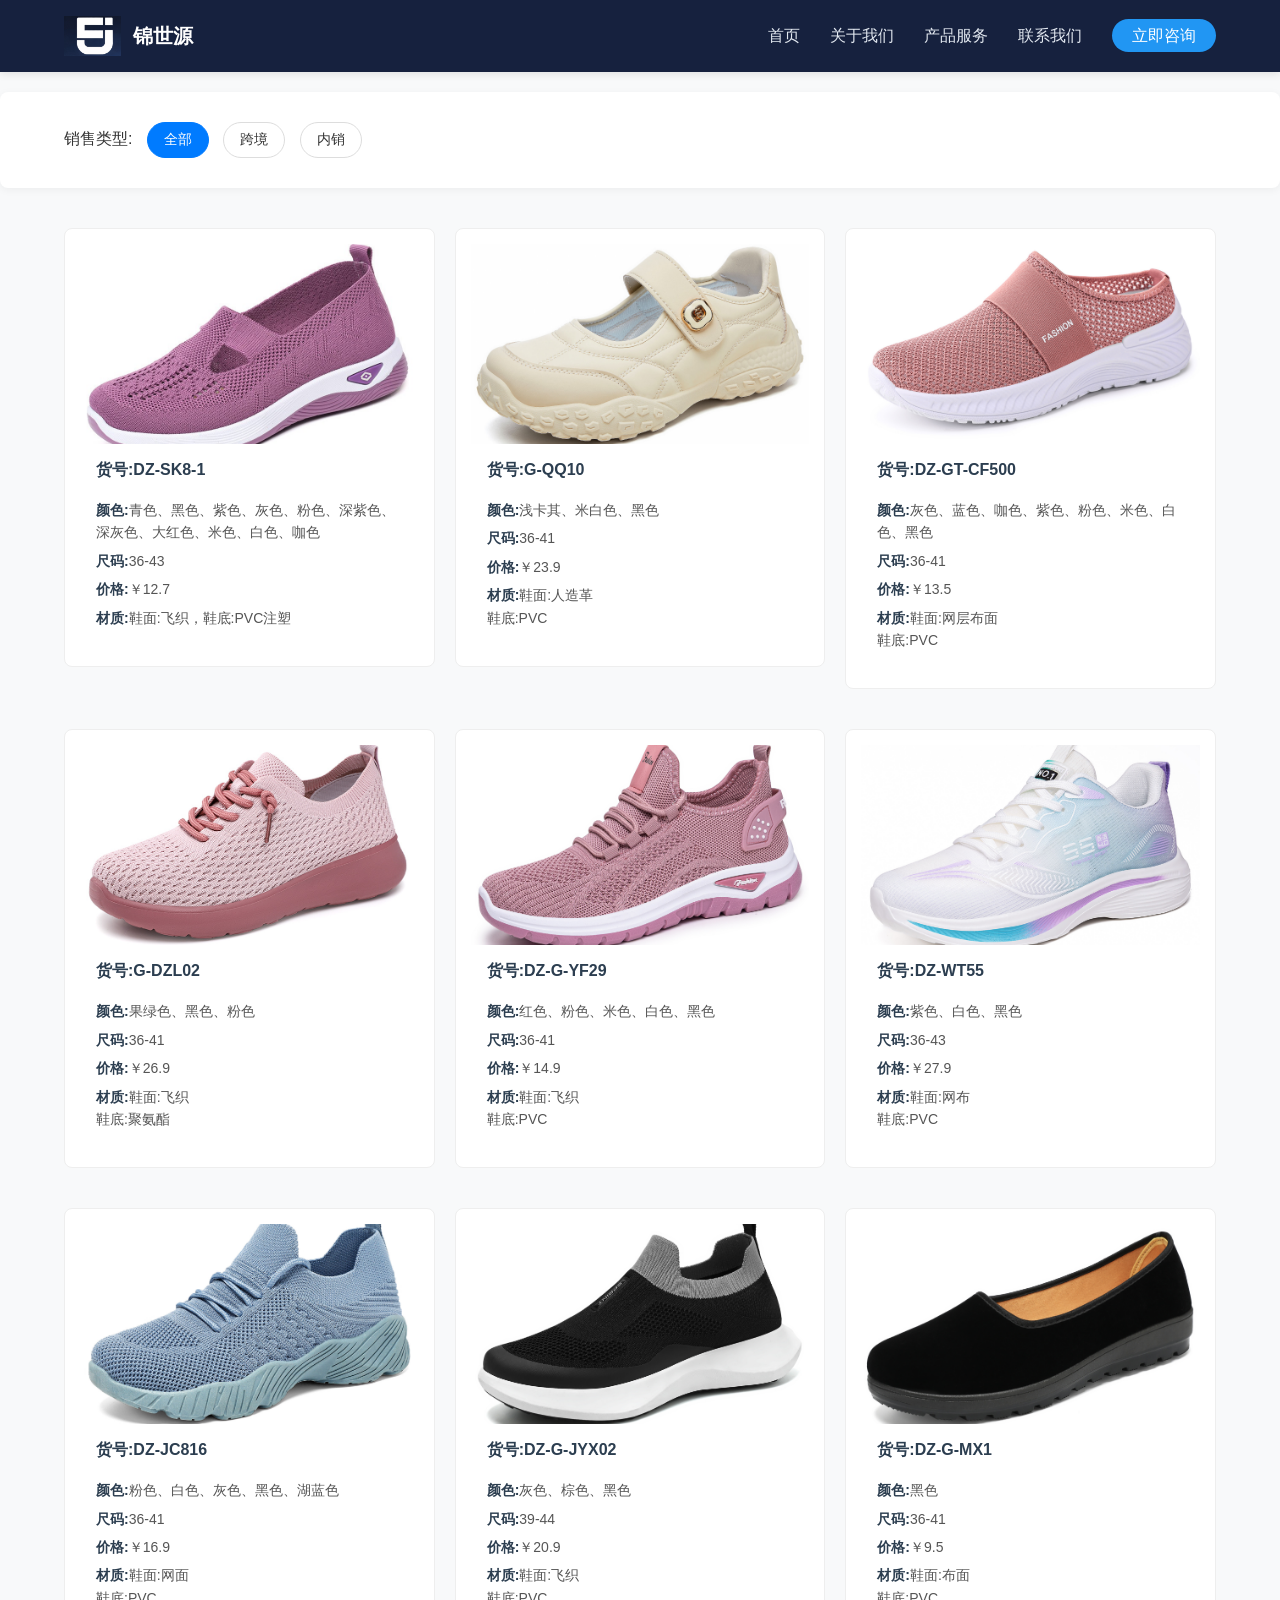
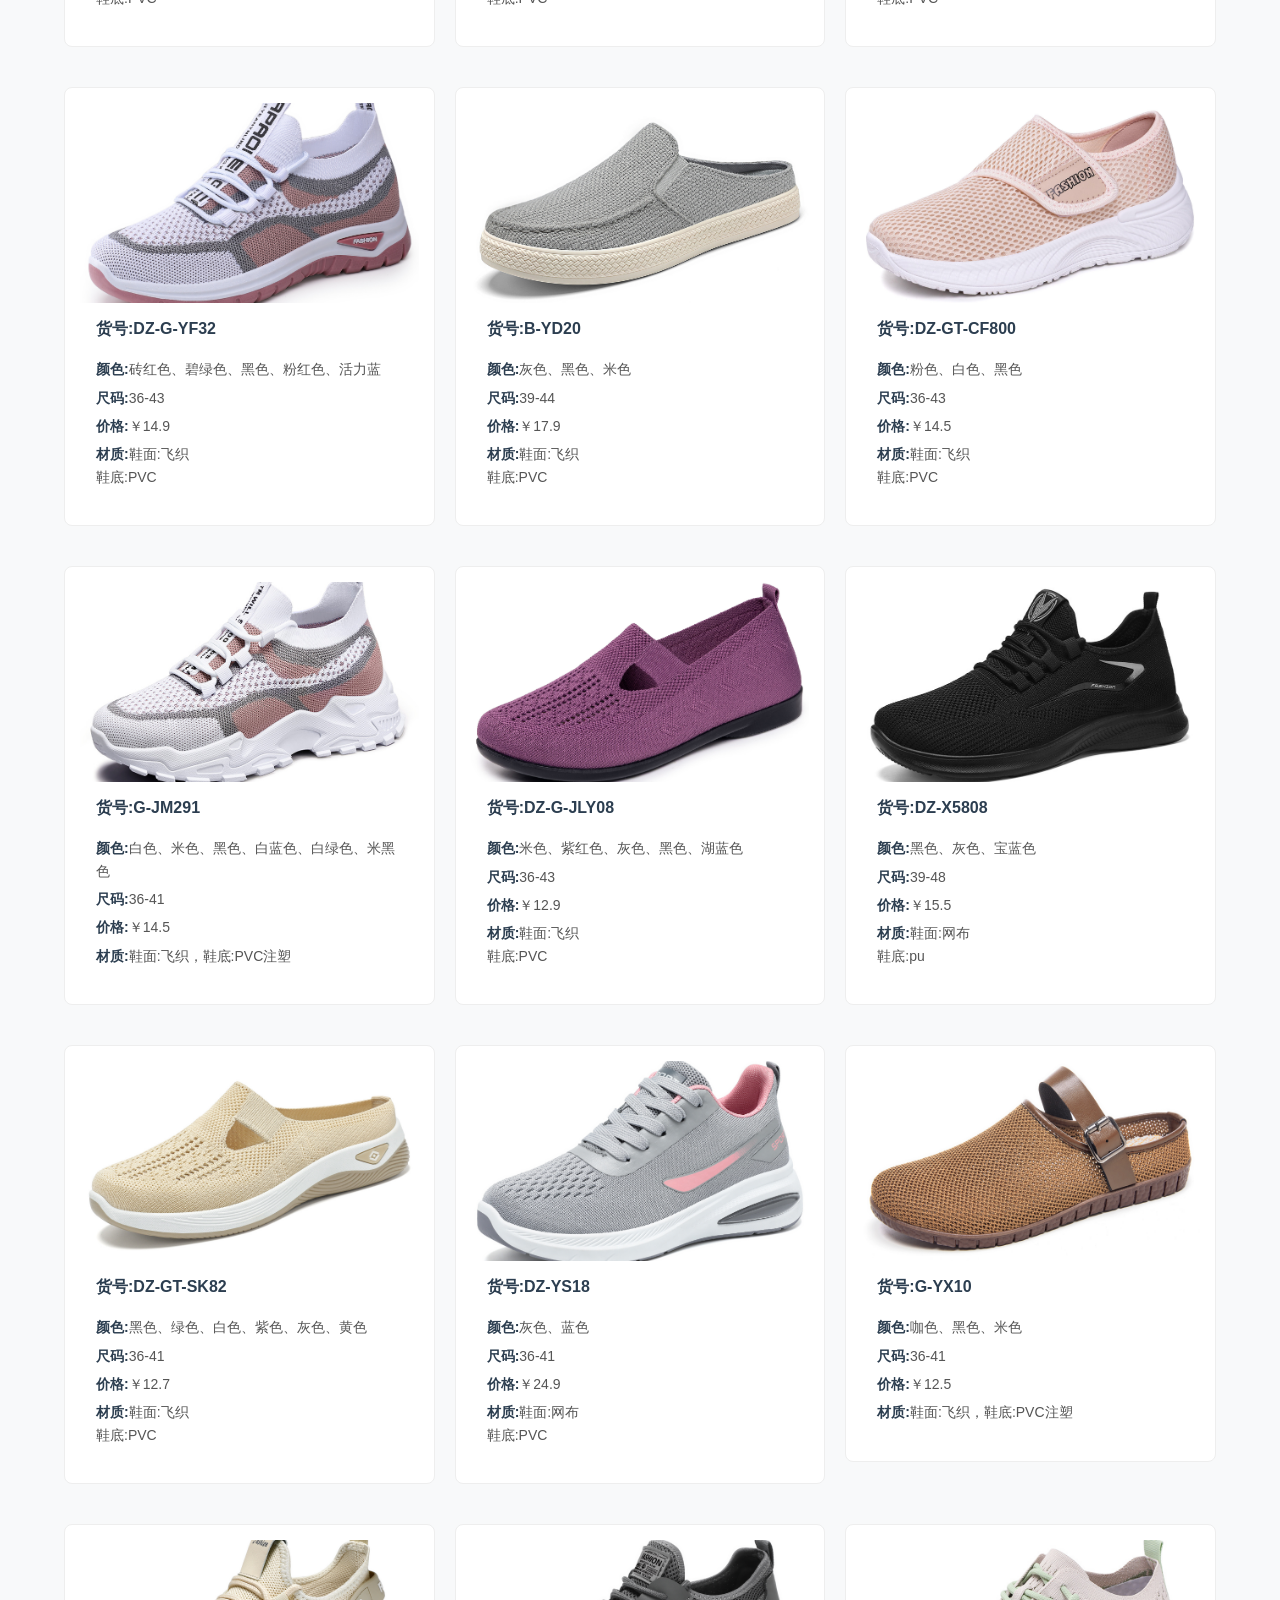
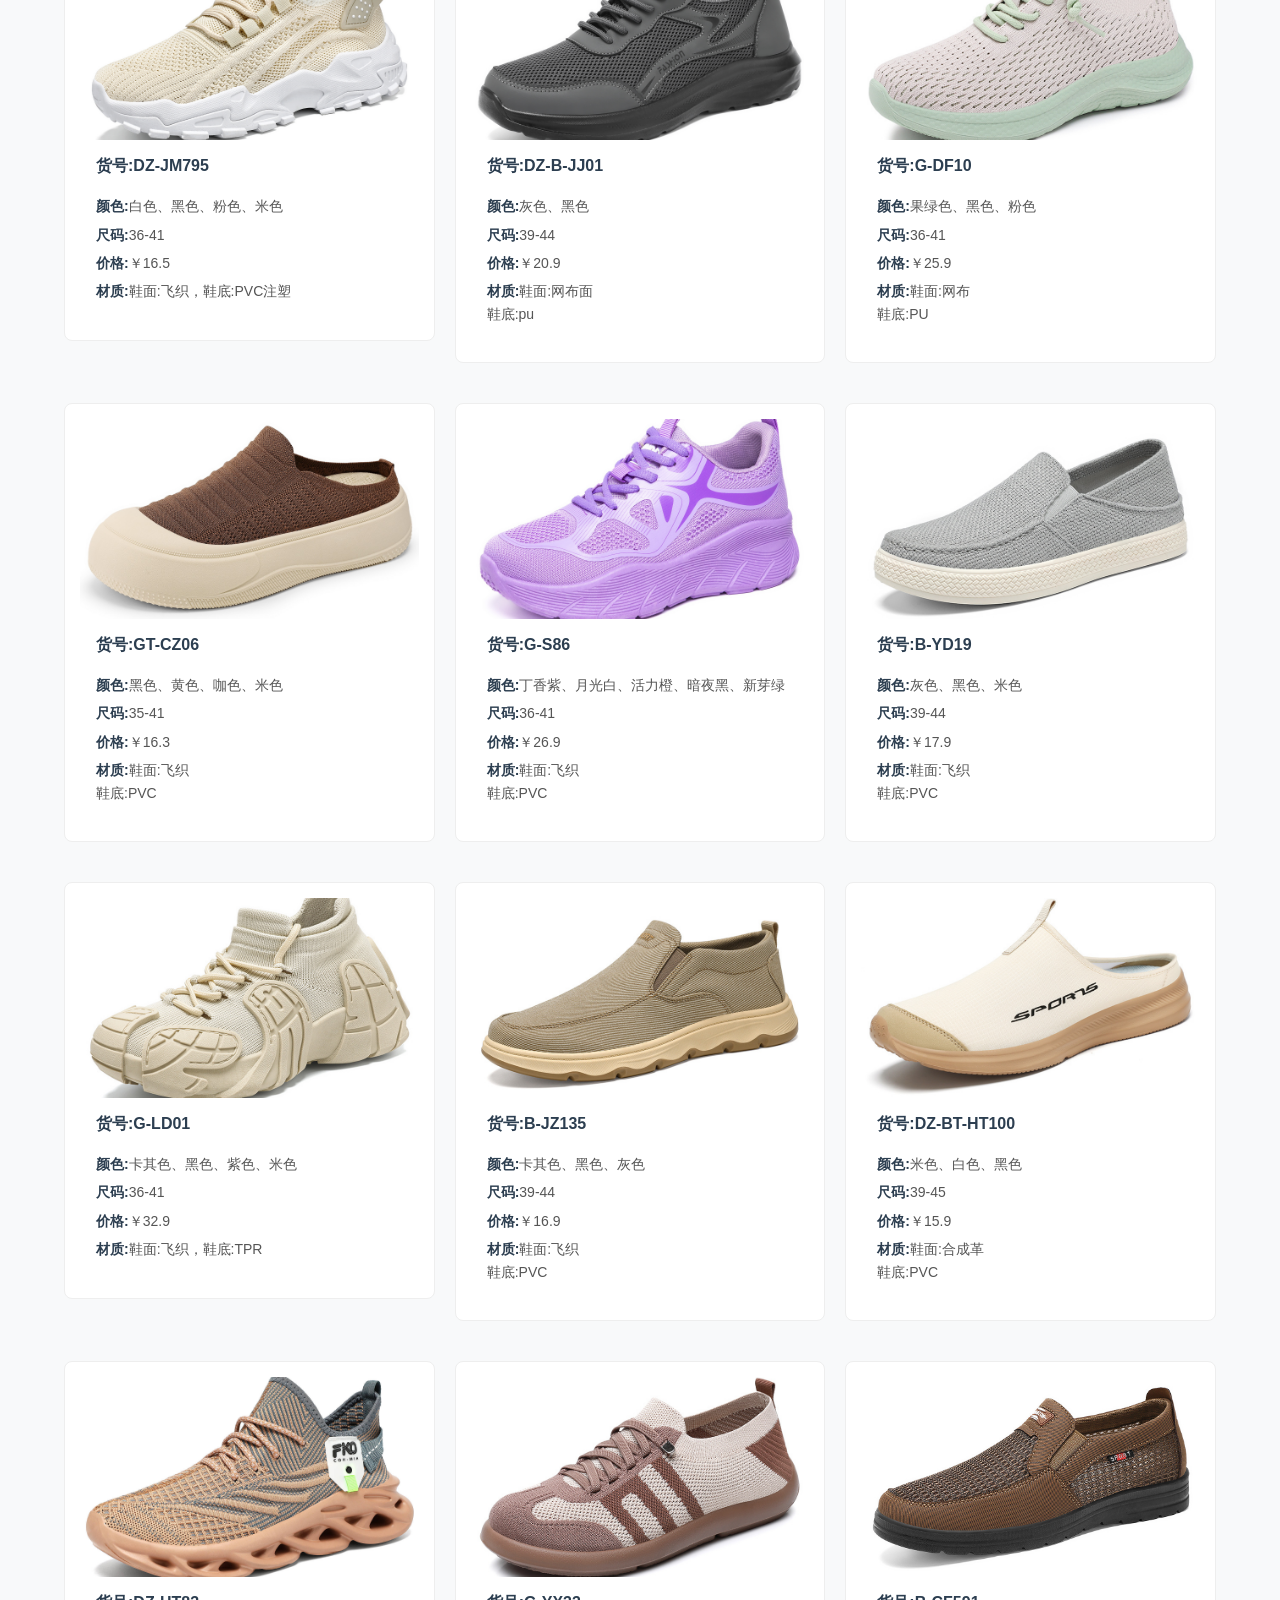
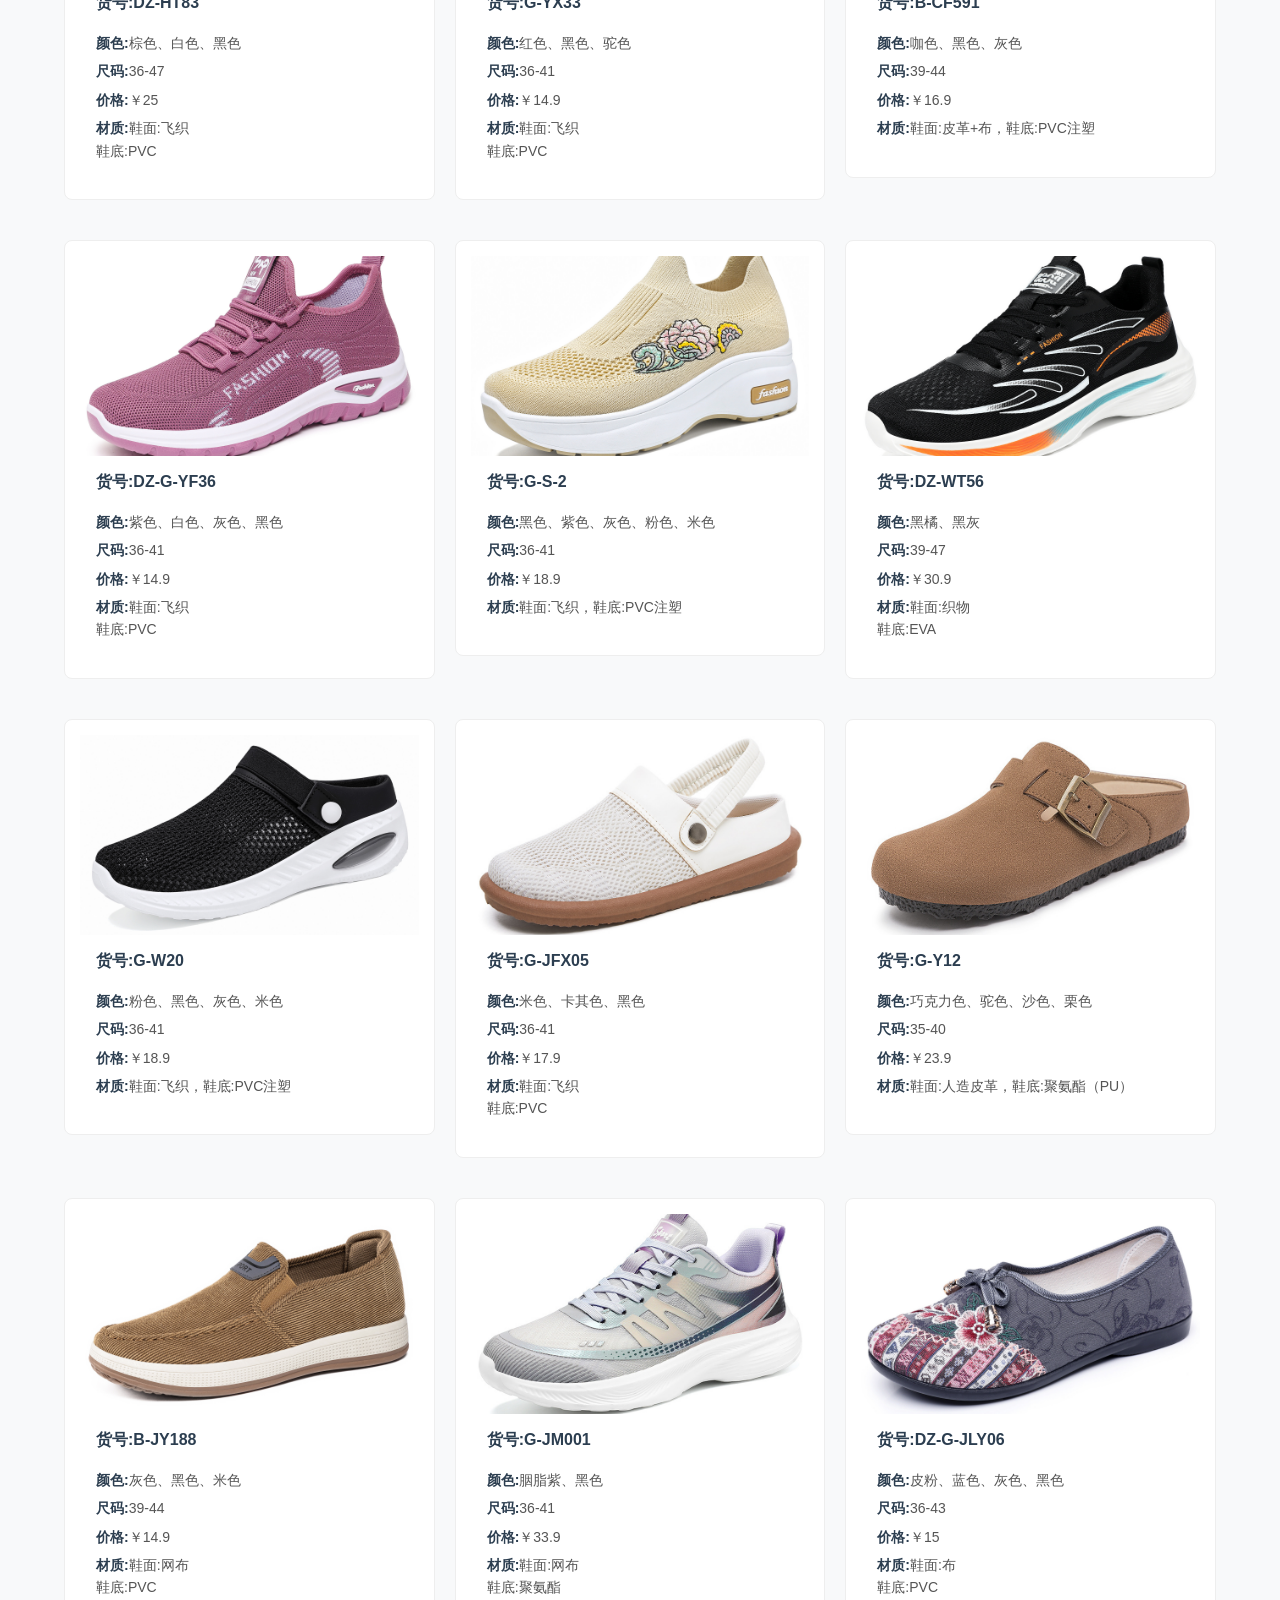
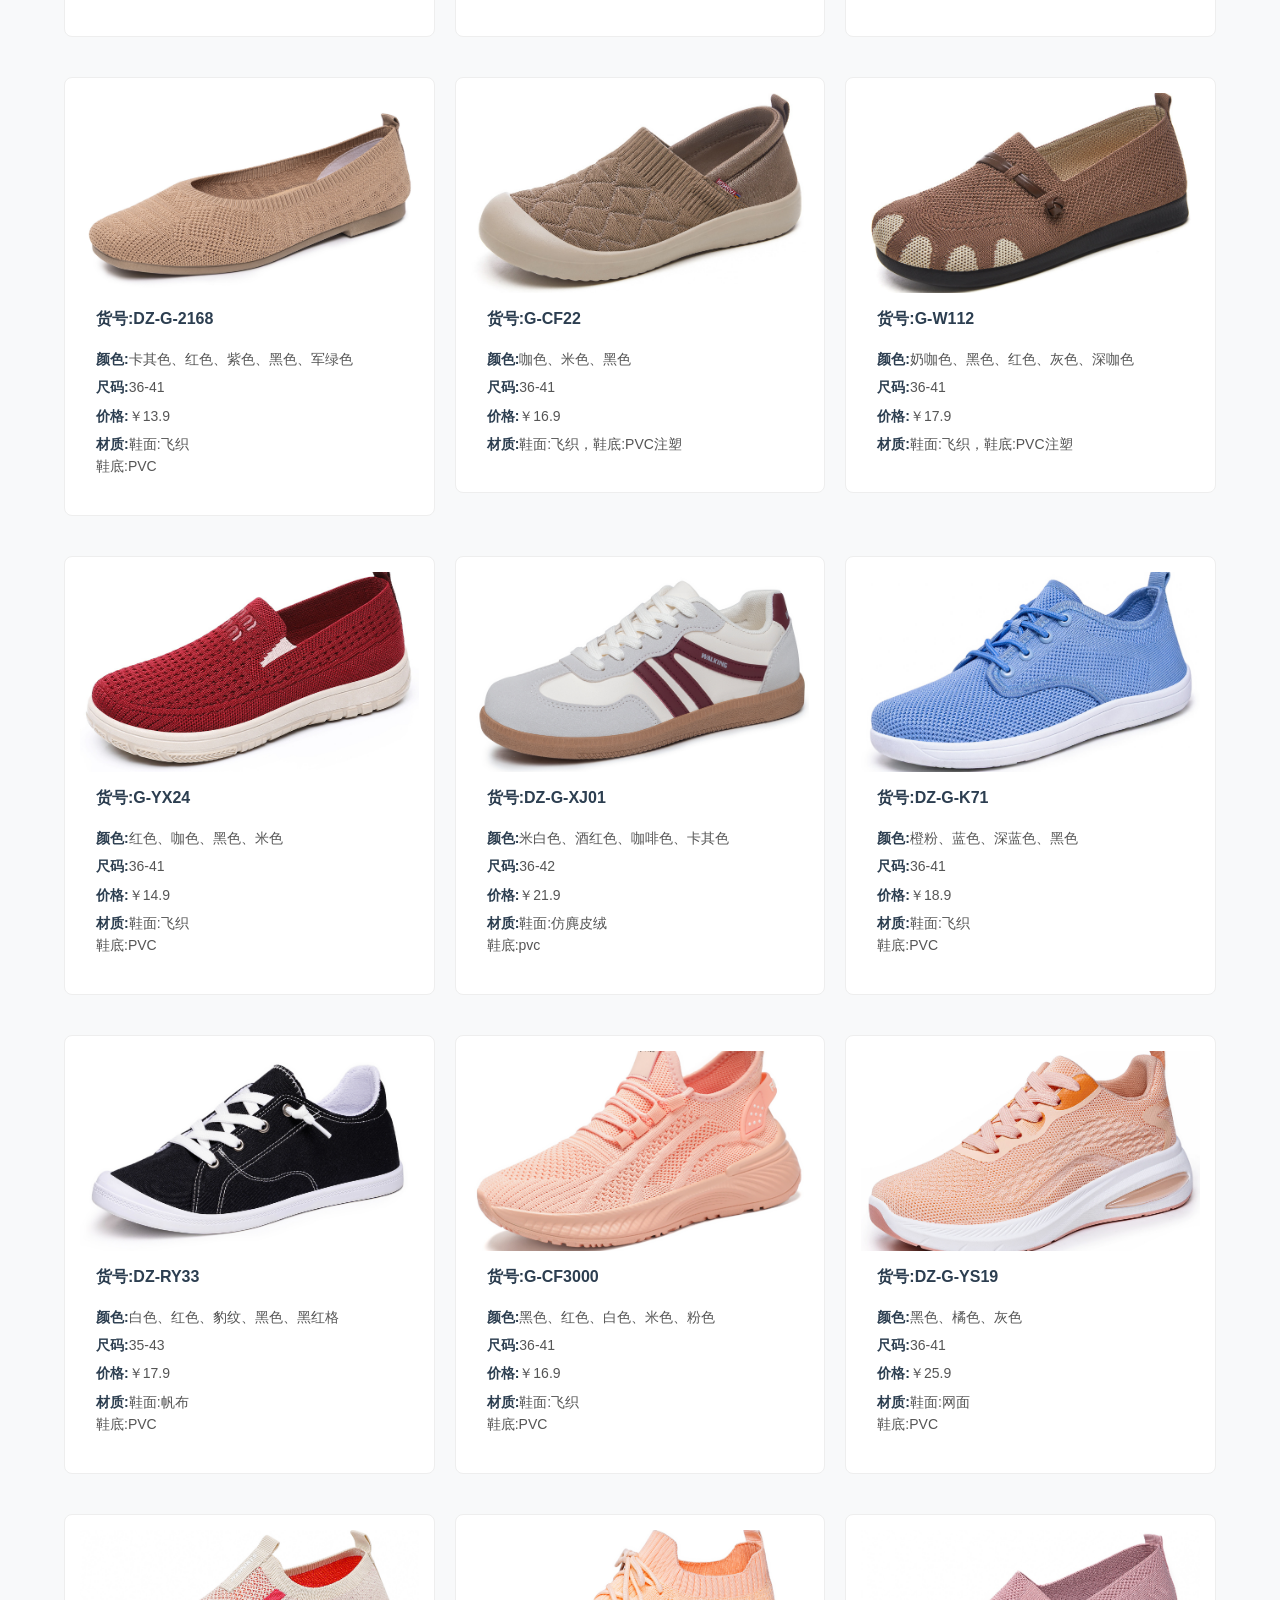
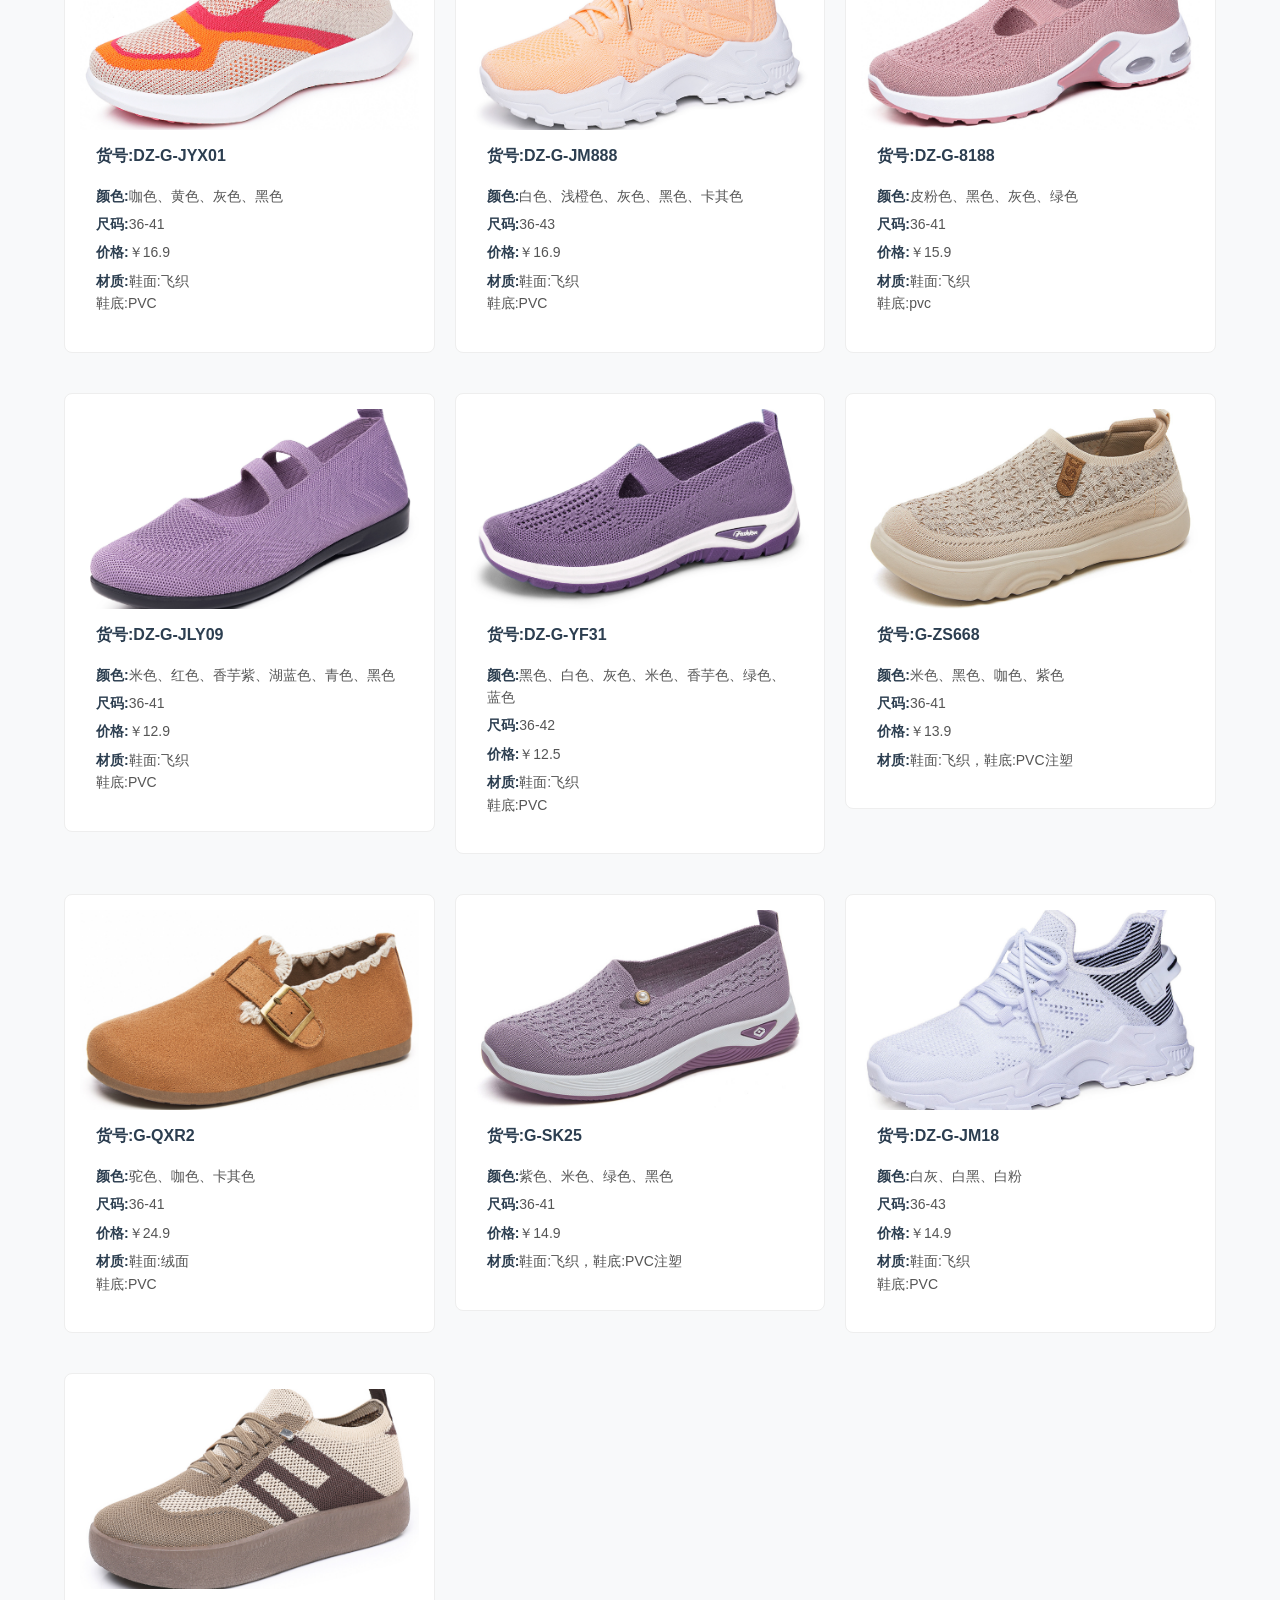
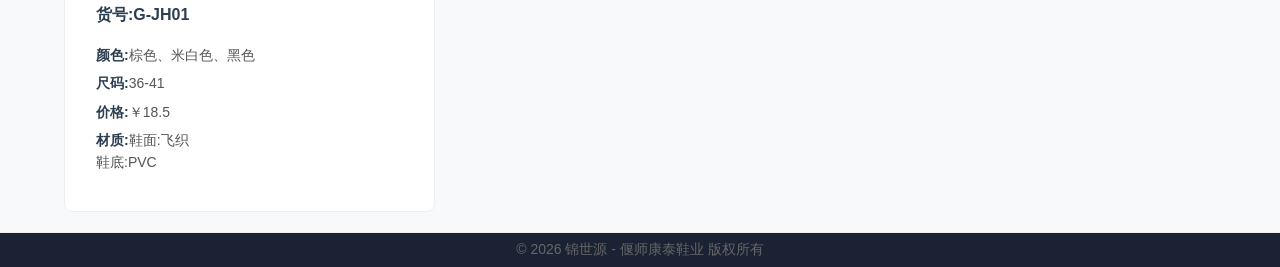
<file: single-shoes.html>
<!DOCTYPE html>
<html lang="zh-CN">
<head>
    <meta charset="UTF-8">
    <meta name="viewport" content="width=device-width, initial-scale=1.0">
    <title>锦世源 - 单鞋系列</title>
    <link rel="stylesheet" href="style.css">
    <style>
        /* 筛选标签样式（适配你原有.tag类） */
        .tag-group {
            display: inline-block;
            margin-left: 10px;
        }
        .tag {
            padding: 8px 16px;
            margin-right: 10px;
            border: 1px solid #ddd;
            background: #fff;
            cursor: pointer;
            border-radius: 20px;
            display: inline-block;
        }
        .tag.active {
            background: #007bff;
            color: white;
            border-color: #007bff;
        }
        /* 产品卡片基础样式 */
        .product-card {
            margin-bottom: 20px;
            border: 1px solid #eee;
            padding: 15px;
            border-radius: 8px;
        }
        .product-grid {
            display: grid;
            grid-template-columns: repeat(auto-fill, minmax(280px, 1fr));
            gap: 20px;
            margin-top: 20px;
        }
        .product-link {
            text-decoration: none;
            color: inherit;
        }
    </style>
</head>
<body>
    <!-- 导航栏 -->
    <nav class="navbar">
        <div class="container">
            <div class="logo">
                <img src="images/logo.png" alt="锦世源">
                <span>锦世源</span>
            </div>
            <ul class="nav-links">
                <li><a href="index.html">首页</a></li>
                <li><a href="about.html">关于我们</a></li>
                <li class="dropdown-parent">
                    <a href="products.html">产品服务</a>
                    <!-- 下拉菜单 -->
                    <div class="dropdown">
                        <a href="single-shoes.html" class="active">单鞋</a>
                        <a href="cotton-shoes.html">棉鞋</a>
                    </div>
                </li>
                <li><a href="contact.html">联系我们</a></li>
                <li><a href="#" class="btn-consult">立即咨询</a></li>
            </ul>
        </div>
    </nav>

    <!-- 单鞋分类筛选区 -->
    <section class="product-filter">
        <div class="container">
            <div class="filter-wrapper">
                <label>销售类型:</label>
                <div class="tag-group">
                    <span class="tag active" data-type="all">全部</span>
                    <span class="tag" data-type="cross">跨境</span>
                    <span class="tag" data-type="domestic">内销</span>
                </div>
            </div>
        </div>
    </section>

    <!-- 单鞋产品展示区 -->
    <section class="product-list">
        <div class="container">
            <div class="product-grid" id="productGrid">
                <!-- 货号DZ-SK8-1 -->
                <a href="https://detail.1688.com/offer/862806632908.html?spm=a26286.8251493.description.2.221425b2HLvvNW" class="product-link" target="_blank">
                    <div class="product-card" data-sale="跨境">
                        <img src="images/single-shoes/DZ-SK8-1.jpg" alt="货号DZ-SK8-1 - 单鞋">
                        <h3>货号:DZ-SK8-1</h3>
                        <div class="product-specs">
                            <p><strong>颜色:</strong>青色、黑色、紫色、灰色、粉色、深紫色、深灰色、大红色、米色、白色、咖色</p>
                            <p><strong>尺码:</strong>36-43</p>
                            <p><strong>价格:</strong>￥12.7</p>
                            <p><strong>材质:</strong>鞋面:飞织，鞋底:PVC注塑</p>
                        </div>
                    </div>
                </a>

                <!-- 货号G-QQ10 -->
                <a href="http://detail.1688.com/offer/1010874018172.html" class="product-link" target="_blank">
                    <div class="product-card" data-sale="内销">
                        <img src="images/single-shoes/G-QQ10.jpg" alt="货号G-QQ10 - 单鞋">
                        <h3>货号:G-QQ10</h3>
                        <div class="product-specs">
                            <p><strong>颜色:</strong>浅卡其、米白色、黑色</p>
                            <p><strong>尺码:</strong>36-41</p>
                            <p><strong>价格:</strong>￥23.9</p>
                            <p><strong>材质:</strong>鞋面:人造革<br>鞋底:PVC</p>
                        </div>
                    </div>
                </a>

                <!-- 货号DZ-GT-CF500 -->
                <a href="http://detail.1688.com/offer/924189922028.html" class="product-link" target="_blank">
                    <div class="product-card" data-sale="跨境">
                        <img src="images/single-shoes/DZ-GT-CF500.jpg" alt="货号DZ-GT-CF500 - 单鞋">
                        <h3>货号:DZ-GT-CF500</h3>
                        <div class="product-specs">
                            <p><strong>颜色:</strong>灰色、蓝色、咖色、紫色、粉色、米色、白色、黑色</p>
                            <p><strong>尺码:</strong>36-41</p>
                            <p><strong>价格:</strong>￥13.5</p>
                            <p><strong>材质:</strong>鞋面:网层布面<br>鞋底:PVC</p>
                        </div>
                    </div>
                </a>

                <!-- 货号G-DZL02 -->
                <a href="http://detail.1688.com/offer/950268679710.html" class="product-link" target="_blank">
                    <div class="product-card" data-sale="内销">
                        <img src="images/single-shoes/G-DZL02.jpg" alt="货号G-DZL02 - 单鞋">
                        <h3>货号:G-DZL02</h3>
                        <div class="product-specs">
                            <p><strong>颜色:</strong>果绿色、黑色、粉色</p>
                            <p><strong>尺码:</strong>36-41</p>
                            <p><strong>价格:</strong>￥26.9</p>
                            <p><strong>材质:</strong>鞋面:飞织<br>鞋底:聚氨酯</p>
                        </div>
                    </div>
                </a>

                <!-- 货号DZ-G-YF29 -->
                <a href="http://detail.1688.com/offer/931126837746.html" class="product-link" target="_blank">
                    <div class="product-card" data-sale="跨境">
                        <img src="images/single-shoes/DZ-G-YF29.jpg" alt="货号DZ-G-YF29 - 单鞋">
                        <h3>货号:DZ-G-YF29</h3>
                        <div class="product-specs">
                            <p><strong>颜色:</strong>红色、粉色、米色、白色、黑色</p>
                            <p><strong>尺码:</strong>36-41</p>
                            <p><strong>价格:</strong>￥14.9</p>
                            <p><strong>材质:</strong>鞋面:飞织<br>鞋底:PVC</p>
                        </div>
                    </div>
                </a>

                <!-- 货号DZ-WT55 -->
                <a href="http://detail.1688.com/offer/998436840014.html" class="product-link" target="_blank">
                    <div class="product-card" data-sale="跨境">
                        <img src="images/single-shoes/DZ-WT55.jpg" alt="货号DZ-WT55 - 单鞋">
                        <h3>货号:DZ-WT55</h3>
                        <div class="product-specs">
                            <p><strong>颜色:</strong>紫色、白色、黑色</p>
                            <p><strong>尺码:</strong>36-43</p>
                            <p><strong>价格:</strong>￥27.9</p>
                            <p><strong>材质:</strong>鞋面:网布<br>鞋底:PVC</p>
                        </div>
                    </div>
                </a>

                <!-- 货号DZ-JC816 -->
                <a href="http://detail.1688.com/offer/993980492718.html" class="product-link" target="_blank">
                    <div class="product-card" data-sale="跨境">
                        <img src="images/single-shoes/DZ-JC816.jpg" alt="货号DZ-JC816 - 单鞋">
                        <h3>货号:DZ-JC816</h3>
                        <div class="product-specs">
                            <p><strong>颜色:</strong>粉色、白色、灰色、黑色、湖蓝色</p>
                            <p><strong>尺码:</strong>36-41</p>
                            <p><strong>价格:</strong>￥16.9</p>
                            <p><strong>材质:</strong>鞋面:网面<br>鞋底:PVC</p>
                        </div>
                    </div>
                </a>

                <!-- 货号DZ-G-JYX02 -->
                <a href="http://detail.1688.com/offer/1007489336418.html" class="product-link" target="_blank">
                    <div class="product-card" data-sale="跨境">
                        <img src="images/single-shoes/DZ-G-JYX02.jpg" alt="货号DZ-G-JYX02 - 单鞋">
                        <h3>货号:DZ-G-JYX02</h3>
                        <div class="product-specs">
                            <p><strong>颜色:</strong>灰色、棕色、黑色</p>
                            <p><strong>尺码:</strong>39-44</p>
                            <p><strong>价格:</strong>￥20.9</p>
                            <p><strong>材质:</strong>鞋面:飞织<br>鞋底:PVC</p>
                        </div>
                    </div>
                </a>

                <!-- 货号DZ-G-MX1 -->
                <a href="http://detail.1688.com/offer/1006286275357.html" class="product-link" target="_blank">
                    <div class="product-card" data-sale="跨境">
                        <img src="images/single-shoes/DZ-G-MX1.jpg" alt="货号DZ-G-MX1 - 单鞋">
                        <h3>货号:DZ-G-MX1</h3>
                        <div class="product-specs">
                            <p><strong>颜色:</strong>黑色</p>
                            <p><strong>尺码:</strong>36-41</p>
                            <p><strong>价格:</strong>￥9.5</p>
                            <p><strong>材质:</strong>鞋面:布面<br>鞋底:PVC</p>
                        </div>
                    </div>
                </a>

                <!-- 货号DZ-G-YF32 -->
                <a href="https://detail.1688.com/offer/957428804366.html?spm=a26286.8251493.description.2.221425b2HLvvNW" class="product-link" target="_blank">
                    <div class="product-card" data-sale="跨境">
                        <img src="images/single-shoes/DZ-G-YF32.jpg" alt="货号DZ-G-YF32 - 单鞋">
                        <h3>货号:DZ-G-YF32</h3>
                        <div class="product-specs">
                            <p><strong>颜色:</strong>砖红色、碧绿色、黑色、粉红色、活力蓝</p>
                            <p><strong>尺码:</strong>36-43</p>
                            <p><strong>价格:</strong>￥14.9</p>
                            <p><strong>材质:</strong>鞋面:飞织<br>鞋底:PVC</p>
                        </div>
                    </div>
                </a>

                <!-- 货号B-YD20 -->
                <a href="http://detail.1688.com/offer/909823506924.html" class="product-link" target="_blank">
                    <div class="product-card" data-sale="内销">
                        <img src="images/single-shoes/B-YD20.jpg" alt="货号B-YD20 - 单鞋">
                        <h3>货号:B-YD20</h3>
                        <div class="product-specs">
                            <p><strong>颜色:</strong>灰色、黑色、米色</p>
                            <p><strong>尺码:</strong>39-44</p>
                            <p><strong>价格:</strong>￥17.9</p>
                            <p><strong>材质:</strong>鞋面:飞织<br>鞋底:PVC</p>
                        </div>
                    </div>
                </a>

                <!-- 货号DZ-GT-CF800 -->
                <a href="http://detail.1688.com/offer/1000995048292.html" class="product-link" target="_blank">
                    <div class="product-card" data-sale="跨境">
                        <img src="images/single-shoes/DZ-GT-CF800.jpg" alt="货号DZ-GT-CF800 - 单鞋">
                        <h3>货号:DZ-GT-CF800</h3>
                        <div class="product-specs">
                            <p><strong>颜色:</strong>粉色、白色、黑色</p>
                            <p><strong>尺码:</strong>36-43</p>
                            <p><strong>价格:</strong>￥14.5</p>
                            <p><strong>材质:</strong>鞋面:飞织<br>鞋底:PVC</p>
                        </div>
                    </div>
                </a>

                <!-- 货号G-JM291 -->
                <a href="http://detail.1688.com/offer/873150047982.html" class="product-link" target="_blank">
                    <div class="product-card" data-sale="内销">
                        <img src="images/single-shoes/G-JM291.jpg" alt="货号G-JM291 - 单鞋">
                        <h3>货号:G-JM291</h3>
                        <div class="product-specs">
                            <p><strong>颜色:</strong>白色、米色、黑色、白蓝色、白绿色、米黑色</p>
                            <p><strong>尺码:</strong>36-41</p>
                            <p><strong>价格:</strong>￥14.5</p>
                            <p><strong>材质:</strong>鞋面:飞织，鞋底:PVC注塑</p>
                        </div>
                    </div>
                </a>

                <!-- 货号DZ-G-JLY08 -->
                <a href="http://detail.1688.com/offer/1005915130407.html" class="product-link" target="_blank">
                    <div class="product-card" data-sale="跨境">
                        <img src="images/single-shoes/DZ-G-JLY08.jpg" alt="货号DZ-G-JLY08 - 单鞋">
                        <h3>货号:DZ-G-JLY08</h3>
                        <div class="product-specs">
                            <p><strong>颜色:</strong>米色、紫红色、灰色、黑色、湖蓝色</p>
                            <p><strong>尺码:</strong>36-43</p>
                            <p><strong>价格:</strong>￥12.9</p>
                            <p><strong>材质:</strong>鞋面:飞织<br>鞋底:PVC</p>
                        </div>
                    </div>
                </a>

                <!-- 货号DZ-X5808 -->
                <a href="http://detail.1688.com/offer/957100414933.html" class="product-link" target="_blank">
                    <div class="product-card" data-sale="跨境">
                        <img src="images/single-shoes/DZ-X5808.jpg" alt="货号DZ-X5808 - 单鞋">
                        <h3>货号:DZ-X5808</h3>
                        <div class="product-specs">
                            <p><strong>颜色:</strong>黑色、灰色、宝蓝色</p>
                            <p><strong>尺码:</strong>39-48</p>
                            <p><strong>价格:</strong>￥15.5</p>
                            <p><strong>材质:</strong>鞋面:网布<br>鞋底:pu</p>
                        </div>
                    </div>
                </a>

                <!-- 货号DZ-GT-SK82 -->
                <a href="http://detail.1688.com/offer/921424573936.html" class="product-link" target="_blank">
                    <div class="product-card" data-sale="跨境">
                        <img src="images/single-shoes/DZ-GT-SK82.jpg" alt="货号DZ-GT-SK82 - 单鞋">
                        <h3>货号:DZ-GT-SK82</h3>
                        <div class="product-specs">
                            <p><strong>颜色:</strong>黑色、绿色、白色、紫色、灰色、黄色</p>
                            <p><strong>尺码:</strong>36-41</p>
                            <p><strong>价格:</strong>￥12.7</p>
                            <p><strong>材质:</strong>鞋面:飞织<br>鞋底:PVC</p>
                        </div>
                    </div>
                </a>

                <!-- 货号DZ-YS18 -->
                <a href="http://detail.1688.com/offer/1003838629513.html" class="product-link" target="_blank">
                    <div class="product-card" data-sale="跨境">
                        <img src="images/single-shoes/DZ-YS18.jpg" alt="货号DZ-YS18 - 单鞋">
                        <h3>货号:DZ-YS18</h3>
                        <div class="product-specs">
                            <p><strong>颜色:</strong>灰色、蓝色</p>
                            <p><strong>尺码:</strong>36-41</p>
                            <p><strong>价格:</strong>￥24.9</p>
                            <p><strong>材质:</strong>鞋面:网布<br>鞋底:PVC</p>
                        </div>
                    </div>
                </a>

                <!-- 货号G-YX10 -->
                <a href="http://detail.1688.com/offer/877954230071.html" class="product-link" target="_blank">
                    <div class="product-card" data-sale="跨境">
                        <img src="images/single-shoes/G-YX10.jpg" alt="货号G-YX10 - 单鞋">
                        <h3>货号:G-YX10</h3>
                        <div class="product-specs">
                            <p><strong>颜色:</strong>咖色、黑色、米色</p>
                            <p><strong>尺码:</strong>36-41</p>
                            <p><strong>价格:</strong>￥12.5</p>
                            <p><strong>材质:</strong>鞋面:飞织，鞋底:PVC注塑</p>
                        </div>
                    </div>
                </a>

                <!-- 货号DZ-JM795 -->
                <a href="http://detail.1688.com/offer/889938947710.html" class="product-link" target="_blank">
                    <div class="product-card" data-sale="跨境">
                        <img src="images/single-shoes/DZ-JM795.jpg" alt="货号DZ-JM795 - 单鞋">
                        <h3>货号:DZ-JM795</h3>
                        <div class="product-specs">
                            <p><strong>颜色:</strong>白色、黑色、粉色、米色</p>
                            <p><strong>尺码:</strong>36-41</p>
                            <p><strong>价格:</strong>￥16.5</p>
                            <p><strong>材质:</strong>鞋面:飞织，鞋底:PVC注塑</p>
                        </div>
                    </div>
                </a>

                <!-- 货号DZ-B-JJ01 -->
                <a href="http://detail.1688.com/offer/1019473471093.html" class="product-link" target="_blank">
                    <div class="product-card" data-sale="跨境">
                        <img src="images/single-shoes/DZ-B-JJ01.jpg" alt="货号DZ-B-JJ01 - 单鞋">
                        <h3>货号:DZ-B-JJ01</h3>
                        <div class="product-specs">
                            <p><strong>颜色:</strong>灰色、黑色</p>
                            <p><strong>尺码:</strong>39-44</p>
                            <p><strong>价格:</strong>￥20.9</p>
                            <p><strong>材质:</strong>鞋面:网布面<br>鞋底:pu</p>
                        </div>
                    </div>
                </a>

                <!-- 货号G-DF10 -->
                <a href="http://detail.1688.com/offer/949863391160.html" class="product-link" target="_blank">
                    <div class="product-card" data-sale="内销">
                        <img src="images/single-shoes/G-DF10.jpg" alt="货号G-DF10 - 单鞋">
                        <h3>货号:G-DF10</h3>
                        <div class="product-specs">
                            <p><strong>颜色:</strong>果绿色、黑色、粉色</p>
                            <p><strong>尺码:</strong>36-41</p>
                            <p><strong>价格:</strong>￥25.9</p>
                            <p><strong>材质:</strong>鞋面:网布<br>鞋底:PU</p>
                        </div>
                    </div>
                </a>

                <!-- 货号GT-CZ06 -->
                <a href="https://detail.1688.com/offer/921896056167.html?spm=a26286.8251493.description.2.221425b2HLvvNW" class="product-link" target="_blank">
                    <div class="product-card" data-sale="内销">
                        <img src="images/single-shoes/GT-CZ06.jpg" alt="货号GT-CZ06 - 单鞋">
                        <h3>货号:GT-CZ06</h3>
                        <div class="product-specs">
                            <p><strong>颜色:</strong>黑色、黄色、咖色、米色</p>
                            <p><strong>尺码:</strong>35-41</p>
                            <p><strong>价格:</strong>￥16.3</p>
                            <p><strong>材质:</strong>鞋面:飞织<br>鞋底:PVC</p>
                        </div>
                    </div>
                </a>

                <!-- 货号G-S86 -->
                <a href="http://detail.1688.com/offer/963634173038.html" class="product-link" target="_blank">
                    <div class="product-card" data-sale="内销">
                        <img src="images/single-shoes/G-S86.jpg" alt="货号G-S86 - 单鞋">
                        <h3>货号:G-S86</h3>
                        <div class="product-specs">
                            <p><strong>颜色:</strong>丁香紫、月光白、活力橙、暗夜黑、新芽绿</p>
                            <p><strong>尺码:</strong>36-41</p>
                            <p><strong>价格:</strong>￥26.9</p>
                            <p><strong>材质:</strong>鞋面:飞织<br>鞋底:PVC</p>
                        </div>
                    </div>
                </a>

                <!-- 货号B-YD19 -->
                <a href="http://detail.1688.com/offer/910323341522.html" class="product-link" target="_blank">
                    <div class="product-card" data-sale="内销">
                        <img src="images/single-shoes/B-YD19.jpg" alt="货号B-YD19 - 单鞋">
                        <h3>货号:B-YD19</h3>
                        <div class="product-specs">
                            <p><strong>颜色:</strong>灰色、黑色、米色</p>
                            <p><strong>尺码:</strong>39-44</p>
                            <p><strong>价格:</strong>￥17.9</p>
                            <p><strong>材质:</strong>鞋面:飞织<br>鞋底:PVC</p>
                        </div>
                    </div>
                </a>

                <!-- 货号G-LD01 -->
                <a href="http://detail.1688.com/offer/1006724895778.html" class="product-link" target="_blank">
                    <div class="product-card" data-sale="内销">
                        <img src="images/single-shoes/G-LD01.jpg" alt="货号G-LD01 - 单鞋">
                        <h3>货号:G-LD01</h3>
                        <div class="product-specs">
                            <p><strong>颜色:</strong>卡其色、黑色、紫色、米色</p>
                            <p><strong>尺码:</strong>36-41</p>
                            <p><strong>价格:</strong>￥32.9</p>
                            <p><strong>材质:</strong>鞋面:飞织，鞋底:TPR</p>
                        </div>
                    </div>
                </a>

                <!-- 货号B-JZ135 -->
                <a href="http://detail.1688.com/offer/900632628591.html" class="product-link" target="_blank">
                    <div class="product-card" data-sale="内销">
                        <img src="images/single-shoes/B-JZ135.jpg" alt="货号B-JZ135 - 单鞋">
                        <h3>货号:B-JZ135</h3>
                        <div class="product-specs">
                            <p><strong>颜色:</strong>卡其色、黑色、灰色</p>
                            <p><strong>尺码:</strong>39-44</p>
                            <p><strong>价格:</strong>￥16.9</p>
                            <p><strong>材质:</strong>鞋面:飞织<br>鞋底:PVC</p>
                        </div>
                    </div>
                </a>

                <!-- 货号DZ-BT-HT100 -->
                <a href="http://detail.1688.com/offer/933965602286.html" class="product-link" target="_blank">
                    <div class="product-card" data-sale="跨境">
                        <img src="images/single-shoes/DZ-BT-HT100.jpg" alt="货号DZ-BT-HT100 - 单鞋">
                        <h3>货号:DZ-BT-HT100</h3>
                        <div class="product-specs">
                            <p><strong>颜色:</strong>米色、白色、黑色</p>
                            <p><strong>尺码:</strong>39-45</p>
                            <p><strong>价格:</strong>￥15.9</p>
                            <p><strong>材质:</strong>鞋面:合成革<br>鞋底:PVC</p>
                        </div>
                    </div>
                </a>

                <!-- 货号DZ-HT83 -->
                <a href="http://detail.1688.com/offer/1010201363116.html" class="product-link" target="_blank">
                    <div class="product-card" data-sale="跨境">
                        <img src="images/single-shoes/DZ-HT83.jpg" alt="货号DZ-HT83 - 单鞋">
                        <h3>货号:DZ-HT83</h3>
                        <div class="product-specs">
                            <p><strong>颜色:</strong>棕色、白色、黑色</p>
                            <p><strong>尺码:</strong>36-47</p>
                            <p><strong>价格:</strong>￥25</p>
                            <p><strong>材质:</strong>鞋面:飞织<br>鞋底:PVC</p>
                        </div>
                    </div>
                </a>

                <!-- 货号G-YX33 -->
                <a href="http://detail.1688.com/offer/902327638151.html" class="product-link" target="_blank">
                    <div class="product-card" data-sale="内销">
                        <img src="images/single-shoes/G-YX33.jpg" alt="货号G-YX33 - 单鞋">
                        <h3>货号:G-YX33</h3>
                        <div class="product-specs">
                            <p><strong>颜色:</strong>红色、黑色、驼色</p>
                            <p><strong>尺码:</strong>36-41</p>
                            <p><strong>价格:</strong>￥14.9</p>
                            <p><strong>材质:</strong>鞋面:飞织<br>鞋底:PVC</p>
                        </div>
                    </div>
                </a>

                <!-- 货号B-CF591 -->
                <a href="http://detail.1688.com/offer/872406217011.html" class="product-link" target="_blank">
                    <div class="product-card" data-sale="内销">
                        <img src="images/single-shoes/B-CF591.jpg" alt="货号B-CF591 - 单鞋">
                        <h3>货号:B-CF591</h3>
                        <div class="product-specs">
                            <p><strong>颜色:</strong>咖色、黑色、灰色</p>
                            <p><strong>尺码:</strong>39-44</p>
                            <p><strong>价格:</strong>￥16.9</p>
                            <p><strong>材质:</strong>鞋面:皮革+布，鞋底:PVC注塑</p>
                        </div>
                    </div>
                </a>

                <!-- 货号DZ-G-YF36 -->
                <a href="http://detail.1688.com/offer/1000716738497.html" class="product-link" target="_blank">
                    <div class="product-card" data-sale="跨境">
                        <img src="images/single-shoes/DZ-G-YF36.jpg" alt="货号DZ-G-YF36 - 单鞋">
                        <h3>货号:DZ-G-YF36</h3>
                        <div class="product-specs">
                            <p><strong>颜色:</strong>紫色、白色、灰色、黑色</p>
                            <p><strong>尺码:</strong>36-41</p>
                            <p><strong>价格:</strong>￥14.9</p>
                            <p><strong>材质:</strong>鞋面:飞织<br>鞋底:PVC</p>
                        </div>
                    </div>
                </a>

                <!-- 货号G-S-2 -->
                <a href="http://detail.1688.com/offer/874063624687.html" class="product-link" target="_blank">
                    <div class="product-card" data-sale="内销">
                        <img src="images/single-shoes/G-S-2.jpg" alt="货号G-S-2 - 单鞋">
                        <h3>货号:G-S-2</h3>
                        <div class="product-specs">
                            <p><strong>颜色:</strong>黑色、紫色、灰色、粉色、米色</p>
                            <p><strong>尺码:</strong>36-41</p>
                            <p><strong>价格:</strong>￥18.9</p>
                            <p><strong>材质:</strong>鞋面:飞织，鞋底:PVC注塑</p>
                        </div>
                    </div>
                </a>

                <!-- 货号DZ-WT56 -->
                <a href="http://detail.1688.com/offer/1007928302676.html" class="product-link" target="_blank">
                    <div class="product-card" data-sale="跨境">
                        <img src="images/single-shoes/DZ-WT56.jpg" alt="货号DZ-WT56 - 单鞋">
                        <h3>货号:DZ-WT56</h3>
                        <div class="product-specs">
                            <p><strong>颜色:</strong>黑橘、黑灰</p>
                            <p><strong>尺码:</strong>39-47</p>
                            <p><strong>价格:</strong>￥30.9</p>
                            <p><strong>材质:</strong>鞋面:织物<br>鞋底:EVA</p>
                        </div>
                    </div>
                </a>

                <!-- 货号G-W20 -->
                <a href="http://detail.1688.com/offer/893173076744.html" class="product-link" target="_blank">
                    <div class="product-card" data-sale="内销">
                        <img src="images/single-shoes/G-W20.jpg" alt="货号G-W20 - 单鞋">
                        <h3>货号:G-W20</h3>
                        <div class="product-specs">
                            <p><strong>颜色:</strong>粉色、黑色、灰色、米色</p>
                            <p><strong>尺码:</strong>36-41</p>
                            <p><strong>价格:</strong>￥18.9</p>
                            <p><strong>材质:</strong>鞋面:飞织，鞋底:PVC注塑</p>
                        </div>
                    </div>
                </a>

                <!-- 货号G-JFX05 -->
                <a href="http://detail.1688.com/offer/909253332325.html" class="product-link" target="_blank">
                    <div class="product-card" data-sale="内销">
                        <img src="images/single-shoes/G-JFX05.jpg" alt="货号G-JFX05 - 单鞋">
                        <h3>货号:G-JFX05</h3>
                        <div class="product-specs">
                            <p><strong>颜色:</strong>米色、卡其色、黑色</p>
                            <p><strong>尺码:</strong>36-41</p>
                            <p><strong>价格:</strong>￥17.9</p>
                            <p><strong>材质:</strong>鞋面:飞织<br>鞋底:PVC</p>
                        </div>
                    </div>
                </a>

                <!-- 货号G-Y12 -->
                <a href="http://detail.1688.com/offer/876552789209.html" class="product-link" target="_blank">
                    <div class="product-card" data-sale="内销">
                        <img src="images/single-shoes/G-Y12.jpg" alt="货号G-Y12 - 单鞋">
                        <h3>货号:G-Y12</h3>
                        <div class="product-specs">
                            <p><strong>颜色:</strong>巧克力色、驼色、沙色、栗色</p>
                            <p><strong>尺码:</strong>35-40</p>
                            <p><strong>价格:</strong>￥23.9</p>
                            <p><strong>材质:</strong>鞋面:人造皮革，鞋底:聚氨酯（PU）</p>
                        </div>
                    </div>
                </a>

                <!-- 货号B-JY188 -->
                <a href="http://detail.1688.com/offer/962936732853.html" class="product-link" target="_blank">
                    <div class="product-card" data-sale="内销">
                        <img src="images/single-shoes/B-JY188.jpg" alt="货号B-JY188 - 单鞋">
                        <h3>货号:B-JY188</h3>
                        <div class="product-specs">
                            <p><strong>颜色:</strong>灰色、黑色、米色</p>
                            <p><strong>尺码:</strong>39-44</p>
                            <p><strong>价格:</strong>￥14.9</p>
                            <p><strong>材质:</strong>鞋面:网布<br>鞋底:PVC</p>
                        </div>
                    </div>
                </a>

                <!-- 货号G-JM001 -->
                <a href="http://detail.1688.com/offer/903154291252.html" class="product-link" target="_blank">
                    <div class="product-card" data-sale="内销">
                        <img src="images/single-shoes/G-JM001.jpg" alt="货号G-JM001 - 单鞋">
                        <h3>货号:G-JM001</h3>
                        <div class="product-specs">
                            <p><strong>颜色:</strong>胭脂紫、黑色</p>
                            <p><strong>尺码:</strong>36-41</p>
                            <p><strong>价格:</strong>￥33.9</p>
                            <p><strong>材质:</strong>鞋面:网布<br>鞋底:聚氨酯</p>
                        </div>
                    </div>
                </a>

                <!-- 货号DZ-G-JLY06 -->
                <a href="http://detail.1688.com/offer/1010836601420.html" class="product-link" target="_blank">
                    <div class="product-card" data-sale="跨境">
                        <img src="images/single-shoes/DZ-G-JLY06.jpg" alt="货号DZ-G-JLY06 - 单鞋">
                        <h3>货号:DZ-G-JLY06</h3>
                        <div class="product-specs">
                            <p><strong>颜色:</strong>皮粉、蓝色、灰色、黑色</p>
                            <p><strong>尺码:</strong>36-43</p>
                            <p><strong>价格:</strong>￥15</p>
                            <p><strong>材质:</strong>鞋面:布<br>鞋底:PVC</p>
                        </div>
                    </div>
                </a>

                <!-- 货号DZ-G-2168 -->
                <a href="http://detail.1688.com/offer/1010472227661.html" class="product-link" target="_blank">
                    <div class="product-card" data-sale="跨境">
                        <img src="images/single-shoes/DZ-G-2168.jpg" alt="货号DZ-G-2168 - 单鞋">
                        <h3>货号:DZ-G-2168</h3>
                        <div class="product-specs">
                            <p><strong>颜色:</strong>卡其色、红色、紫色、黑色、军绿色</p>
                            <p><strong>尺码:</strong>36-41</p>
                            <p><strong>价格:</strong>￥13.9</p>
                            <p><strong>材质:</strong>鞋面:飞织<br>鞋底:PVC</p>
                        </div>
                    </div>
                </a>

                <!-- 货号G-CF22 -->
                <a href="http://detail.1688.com/offer/891395322714.html" class="product-link" target="_blank">
                    <div class="product-card" data-sale="内销">
                        <img src="images/single-shoes/G-CF22.jpg" alt="货号G-CF22 - 单鞋">
                        <h3>货号:G-CF22</h3>
                        <div class="product-specs">
                            <p><strong>颜色:</strong>咖色、米色、黑色</p>
                            <p><strong>尺码:</strong>36-41</p>
                            <p><strong>价格:</strong>￥16.9</p>
                            <p><strong>材质:</strong>鞋面:飞织，鞋底:PVC注塑</p>
                        </div>
                    </div>
                </a>

                <!-- 货号G-W112 -->
                <a href="http://detail.1688.com/offer/876637146120.html" class="product-link" target="_blank">
                    <div class="product-card" data-sale="内销">
                        <img src="images/single-shoes/G-W112.jpg" alt="货号G-W112 - 单鞋">
                        <h3>货号:G-W112</h3>
                        <div class="product-specs">
                            <p><strong>颜色:</strong>奶咖色、黑色、红色、灰色、深咖色</p>
                            <p><strong>尺码:</strong>36-41</p>
                            <p><strong>价格:</strong>￥17.9</p>
                            <p><strong>材质:</strong>鞋面:飞织，鞋底:PVC注塑</p>
                        </div>
                    </div>
                </a>

                <!-- 货号G-YX24 -->
                <a href="http://detail.1688.com/offer/910810175119.html" class="product-link" target="_blank">
                    <div class="product-card" data-sale="内销">
                        <img src="images/single-shoes/G-YX24.jpg" alt="货号G-YX24 - 单鞋">
                        <h3>货号:G-YX24</h3>
                        <div class="product-specs">
                            <p><strong>颜色:</strong>红色、咖色、黑色、米色</p>
                            <p><strong>尺码:</strong>36-41</p>
                            <p><strong>价格:</strong>￥14.9</p>
                            <p><strong>材质:</strong>鞋面:飞织<br>鞋底:PVC</p>
                        </div>
                    </div>
                </a>

                <!-- 货号DZ-G-XJ01 -->
                <a href="http://detail.1688.com/offer/1021740461208.html" class="product-link" target="_blank">
                    <div class="product-card" data-sale="跨境">
                        <img src="images/single-shoes/DZ-G-XJ01.jpg" alt="货号DZ-G-XJ01 - 单鞋">
                        <h3>货号:DZ-G-XJ01</h3>
                        <div class="product-specs">
                            <p><strong>颜色:</strong>米白色、酒红色、咖啡色、卡其色</p>
                            <p><strong>尺码:</strong>36-42</p>
                            <p><strong>价格:</strong>￥21.9</p>
                            <p><strong>材质:</strong>鞋面:仿麂皮绒<br>鞋底:pvc</p>
                        </div>
                    </div>
                </a>

                <!-- 货号DZ-G-K71 -->
                <a href="http://detail.1688.com/offer/1013713845548.html" class="product-link" target="_blank">
                    <div class="product-card" data-sale="跨境">
                        <img src="images/single-shoes/DZ-G-K71.jpg" alt="货号DZ-G-K71 - 单鞋">
                        <h3>货号:DZ-G-K71</h3>
                        <div class="product-specs">
                            <p><strong>颜色:</strong>橙粉、蓝色、深蓝色、黑色</p>
                            <p><strong>尺码:</strong>36-41</p>
                            <p><strong>价格:</strong>￥18.9</p>
                            <p><strong>材质:</strong>鞋面:飞织<br>鞋底:PVC</p>
                        </div>
                    </div>
                </a>

                <!-- 货号DZ-RY33 -->
                <a href="http://detail.1688.com/offer/1014131618205.html" class="product-link" target="_blank">
                    <div class="product-card" data-sale="跨境">
                        <img src="images/single-shoes/DZ-RY33.jpg" alt="货号DZ-RY33 - 单鞋">
                        <h3>货号:DZ-RY33</h3>
                        <div class="product-specs">
                            <p><strong>颜色:</strong>白色、红色、豹纹、黑色、黑红格</p>
                            <p><strong>尺码:</strong>35-43</p>
                            <p><strong>价格:</strong>￥17.9</p>
                            <p><strong>材质:</strong>鞋面:帆布<br>鞋底:PVC</p>
                        </div>
                    </div>
                </a>

                <!-- 货号G-CF3000 -->
                <a href="http://detail.1688.com/offer/906446648278.html" class="product-link" target="_blank">
                    <div class="product-card" data-sale="跨境">
                        <img src="images/single-shoes/G-CF3000.jpg" alt="货号G-CF3000 - 单鞋">
                        <h3>货号:G-CF3000</h3>
                        <div class="product-specs">
                            <p><strong>颜色:</strong>黑色、红色、白色、米色、粉色</p>
                            <p><strong>尺码:</strong>36-41</p>
                            <p><strong>价格:</strong>￥16.9</p>
                            <p><strong>材质:</strong>鞋面:飞织<br>鞋底:PVC</p>
                        </div>
                    </div>
                </a>

                <!-- 货号DZ-G-YS19 -->
                <a href="http://detail.1688.com/offer/1017234856841.html" class="product-link" target="_blank">
                    <div class="product-card" data-sale="跨境">
                        <img src="images/single-shoes/DZ-G-YS19.jpg" alt="货号DZ-G-YS19 - 单鞋">
                        <h3>货号:DZ-G-YS19</h3>
                        <div class="product-specs">
                            <p><strong>颜色:</strong>黑色、橘色、灰色</p>
                            <p><strong>尺码:</strong>36-41</p>
                            <p><strong>价格:</strong>￥25.9</p>
                            <p><strong>材质:</strong>鞋面:网面<br>鞋底:PVC</p>
                        </div>
                    </div>
                </a>

                <!-- 货号DZ-G-JYX01 -->
                <a href="http://detail.1688.com/offer/1005315127134.html" class="product-link" target="_blank">
                    <div class="product-card" data-sale="跨境">
                        <img src="images/single-shoes/DZ-G-JYX01.jpg" alt="货号DZ-G-JYX01 - 单鞋">
                        <h3>货号:DZ-G-JYX01</h3>
                        <div class="product-specs">
                            <p><strong>颜色:</strong>咖色、黄色、灰色、黑色</p>
                            <p><strong>尺码:</strong>36-41</p>
                            <p><strong>价格:</strong>￥16.9</p>
                            <p><strong>材质:</strong>鞋面:飞织<br>鞋底:PVC</p>
                        </div>
                    </div>
                </a>

                <!-- 货号DZ-G-JM888 -->
                <a href="http://detail.1688.com/offer/1007748664512.html" class="product-link" target="_blank">
                    <div class="product-card" data-sale="跨境">
                        <img src="images/single-shoes/DZ-G-JM888.jpg" alt="货号DZ-G-JM888 - 单鞋">
                        <h3>货号:DZ-G-JM888</h3>
                        <div class="product-specs">
                            <p><strong>颜色:</strong>白色、浅橙色、灰色、黑色、卡其色</p>
                            <p><strong>尺码:</strong>36-43</p>
                            <p><strong>价格:</strong>￥16.9</p>
                            <p><strong>材质:</strong>鞋面:飞织<br>鞋底:PVC</p>
                        </div>
                    </div>
                </a>

                <!-- 货号DZ-G-8188 -->
                <a href="http://detail.1688.com/offer/1020861806211.html" class="product-link" target="_blank">
                    <div class="product-card" data-sale="跨境">
                        <img src="images/single-shoes/DZ-G-8188.jpg" alt="货号DZ-G-8188 - 单鞋">
                        <h3>货号:DZ-G-8188</h3>
                        <div class="product-specs">
                            <p><strong>颜色:</strong>皮粉色、黑色、灰色、绿色</p>
                            <p><strong>尺码:</strong>36-41</p>
                            <p><strong>价格:</strong>￥15.9</p>
                            <p><strong>材质:</strong>鞋面:飞织<br>鞋底:pvc</p>
                        </div>
                    </div>
                </a>

                <!-- 货号DZ-G-JLY09 -->
                <a href="http://detail.1688.com/offer/1012714228930.html" class="product-link" target="_blank">
                    <div class="product-card" data-sale="跨境">
                        <img src="images/single-shoes/DZ-G-JLY09.jpg" alt="货号DZ-G-JLY09 - 单鞋">
                        <h3>货号:DZ-G-JLY09</h3>
                        <div class="product-specs">
                            <p><strong>颜色:</strong>米色、红色、香芋紫、湖蓝色、青色、黑色</p>
                            <p><strong>尺码:</strong>36-41</p>
                            <p><strong>价格:</strong>￥12.9</p>
                            <p><strong>材质:</strong>鞋面:飞织<br>鞋底:PVC</p>
                        </div>
                    </div>
                </a>

                <!-- 货号DZ-G-YF31 -->
                <a href="http://detail.1688.com/offer/939586171604.html" class="product-link" target="_blank">
                    <div class="product-card" data-sale="跨境">
                        <img src="images/single-shoes/DZ-G-YF31.jpg" alt="货号DZ-G-YF31 - 单鞋">
                        <h3>货号:DZ-G-YF31</h3>
                        <div class="product-specs">
                            <p><strong>颜色:</strong>黑色、白色、灰色、米色、香芋色、绿色、蓝色</p>
                            <p><strong>尺码:</strong>36-42</p>
                            <p><strong>价格:</strong>￥12.5</p>
                            <p><strong>材质:</strong>鞋面:飞织<br>鞋底:PVC</p>
                        </div>
                    </div>
                </a>

                <!-- 货号G-ZS668 -->
                <a href="http://detail.1688.com/offer/920575667555.html" class="product-link" target="_blank">
                    <div class="product-card" data-sale="内销">
                        <img src="images/single-shoes/G-ZS668.jpg" alt="货号G-ZS668 - 单鞋">
                        <h3>货号:G-ZS668</h3>
                        <div class="product-specs">
                            <p><strong>颜色:</strong>米色、黑色、咖色、紫色</p>
                            <p><strong>尺码:</strong>36-41</p>
                            <p><strong>价格:</strong>￥13.9</p>
                            <p><strong>材质:</strong>鞋面:飞织，鞋底:PVC注塑</p>
                        </div>
                    </div>
                </a>

                <!-- 货号G-QXR2 -->
                <a href="http://detail.1688.com/offer/1013967125016.html" class="product-link" target="_blank">
                    <div class="product-card" data-sale="内销">
                        <img src="images/single-shoes/G-QXR2.jpg" alt="货号G-QXR2 - 单鞋">
                        <h3>货号:G-QXR2</h3>
                        <div class="product-specs">
                            <p><strong>颜色:</strong>驼色、咖色、卡其色</p>
                            <p><strong>尺码:</strong>36-41</p>
                            <p><strong>价格:</strong>￥24.9</p>
                            <p><strong>材质:</strong>鞋面:绒面<br>鞋底:PVC</p>
                        </div>
                    </div>
                </a>

                <!-- 货号G-SK25 -->
                <a href="http://detail.1688.com/offer/885540840387.html" class="product-link" target="_blank">
                    <div class="product-card" data-sale="内销">
                        <img src="images/single-shoes/G-SK25.jpg" alt="货号G-SK25 - 单鞋">
                        <h3>货号:G-SK25</h3>
                        <div class="product-specs">
                            <p><strong>颜色:</strong>紫色、米色、绿色、黑色</p>
                            <p><strong>尺码:</strong>36-41</p>
                            <p><strong>价格:</strong>￥14.9</p>
                            <p><strong>材质:</strong>鞋面:飞织，鞋底:PVC注塑</p>
                        </div>
                    </div>
                </a>

                <!-- 货号DZ-G-JM18 -->
                <a href="http://detail.1688.com/offer/1019827989829.html" class="product-link" target="_blank">
                    <div class="product-card" data-sale="跨境">
                        <img src="images/single-shoes/DZ-G-JM18.jpg" alt="货号DZ-G-JM18 - 单鞋">
                        <h3>货号:DZ-G-JM18</h3>
                        <div class="product-specs">
                            <p><strong>颜色:</strong>白灰、白黑、白粉</p>
                            <p><strong>尺码:</strong>36-43</p>
                            <p><strong>价格:</strong>￥14.9</p>
                            <p><strong>材质:</strong>鞋面:飞织<br>鞋底:PVC</p>
                        </div>
                    </div>
                </a>

                <!-- 货号G-JH01 -->
                <a href="http://detail.1688.com/offer/1001035827305.html" class="product-link" target="_blank">
                    <div class="product-card" data-sale="内销">
                        <img src="images/single-shoes/G-JH01.jpg" alt="货号G-JH01 - 单鞋">
                        <h3>货号:G-JH01</h3>
                        <div class="product-specs">
                            <p><strong>颜色:</strong>棕色、米白色、黑色</p>
                            <p><strong>尺码:</strong>36-41</p>
                            <p><strong>价格:</strong>￥18.5</p>
                            <p><strong>材质:</strong>鞋面:飞织<br>鞋底:PVC</p>
                        </div>
                    </div>
                </a>
            </div>
        </div>
    </section>

    <footer>
        <div class="container">
            <p>&copy; 2026 锦世源 - 偃师康泰鞋业 版权所有</p>
        </div>
    </footer>

    <!-- 筛选功能JS（放在body最后） -->
    <script>
    document.addEventListener('DOMContentLoaded', function() {
        // 匹配你页面上的.tag类筛选按钮
        const filterButtons = document.querySelectorAll('.tag');
        const productCards = document.querySelectorAll('.product-card');

        filterButtons.forEach(button => {
            button.addEventListener('click', function() {
                // 移除所有按钮的active类
                filterButtons.forEach(btn => btn.classList.remove('active'));
                // 给当前点击的按钮加active类
                this.classList.add('active');

                // 获取筛选类型（适配你标签的data-type属性）
                const filterType = this.getAttribute('data-type');
                
                // 遍历卡片进行筛选
                productCards.forEach(card => {
                    const cardSaleType = card.getAttribute('data-sale');
                    // 适配data-type的取值：all/cross(跨境)/domestic(内销)
                    let targetType = '';
                    if (filterType === 'cross') targetType = '跨境';
                    else if (filterType === 'domestic') targetType = '内销';
                    else targetType = 'all';

                    // 控制显示/隐藏
                    if (filterType === 'all' || cardSaleType === targetType) {
                        card.parentElement.style.display = 'block';
                    } else {
                        card.parentElement.style.display = 'none';
                    }
                });
            });
        });
    });
    </script>
</body>
</html>
</file>
<file: style.css>
/* 合并后的全局样式重置（推荐） */
* {
    margin: 0;
    padding: 0;
    box-sizing: border-box;
    font-family: "Microsoft Yahei", sans-serif;
    list-style: none;
    list-style-type: none;
}

body {
    background-color: #f8f9fa;
    color: #333;
    margin-bottom: 0;
    padding-bottom: 0;
}

.container {
    width: 90%;
    max-width: 1200px;
    margin: 0 auto;
}

/* 导航栏样式 */
/* 导航栏样式 - 深色背景 */
.navbar {
    background-color: #16213e; /* 深蓝色背景，和图二一致 */
    box-shadow: 0 2px 8px rgba(0,0,0,0.1);
    padding: 16px 0;
    position: sticky;
    top: 0;
    z-index: 9999!important;;
}

.navbar .container {
    display: flex;
    justify-content: space-between;
    align-items: center;
}

.logo {
    display: flex;
    align-items: center;
    gap: 12px;
    font-size: 20px;
    font-weight: 600;
    color: #ffffff; /* 白色文字 */
}

.logo img {
    height: 40px;
    width: auto;
}

.nav-links {
    display: flex;
    list-style: none;
    gap: 30px;
    align-items: center;
}

.nav-links a {
    text-decoration: none;
    color: #e2e8f0; /* 浅灰色文字 */
    font-size: 16px;
    transition: color 0.3s;
}

.nav-links a:hover,
.nav-links a.active {
    color: #38bdf8; /* 亮蓝色 hover 效果 */
}

/* 下拉菜单样式 */
.dropdown-parent {
    position: relative;
}

.dropdown {
    display: none;
    position: absolute;
    top: 100%;
    left: 0;
    background-color: #16213e;
    box-shadow: 0 4px 8px rgba(0,0,0,0.1);
    border-radius: 4px;
    padding: 10px 0;
    min-width: 120px;
    z-index: 9999; /* 最高层级 */
}

.dropdown-parent:hover .dropdown {
    display: block;
}

.dropdown a {
    display: block;
    padding: 8px 16px;
    font-size: 14px;
    color: #e2e8f0;
}

/* 咨询按钮样式 */
.btn-consult {
    background-color: #38bdf8;
    color: #fff !important;
    padding: 8px 20px;
    border-radius: 20px;
    transition: background-color 0.3s;
}

.btn-consult:hover {
    background-color: #0ea5e9;
}


/* 咨询按钮样式 */
.btn-consult {
    background-color: #2196f3;
    color: #fff !important;
    padding: 8px 20px;
    border-radius: 20px;
    transition: background-color 0.3s;
}

.btn-consult:hover {
    background-color: #1976d2;
}

/* 筛选区样式 */
.product-filter {
    padding: 30px 0;
    background-color: #fff;
    margin-top: 20px;
    border-radius: 8px;
    box-shadow: 0 2px 8px rgba(0,0,0,0.05);
}

.filter-header {
    display: flex;
    justify-content: space-between;
    align-items: center;
    margin-bottom: 20px;
}

.filter-header h2 {
    font-size: 22px;
    color: #2c3e50;
}

.back-link {
    text-decoration: none;
    color: #2196f3;
    font-size: 14px;
}

.tag-group {
    display: flex;
    gap: 12px;
}

.tag {
    padding: 8px 20px;
    background-color: #f1f5f9;
    border-radius: 20px;
    cursor: pointer;
    font-size: 14px;
    transition: all 0.3s;
}

.tag.active,
.tag:hover {
    background-color: #2196f3;
    color: #fff;
}

/* 产品列表样式 - 减少底部空白 */
.product-list {
    padding: 20px 0 0;
    margin-bottom: 0;
}

/* 产品网格布局 - 自适应排列 */
.product-grid {
    display: grid;
    grid-template-columns: repeat(auto-fill, minmax(280px, 1fr));
    gap: 20px;
}

/* 产品卡片链接样式（核心修复） */
.product-link {
    text-decoration: none;  /* 去掉链接下划线 */
    color: inherit;         /* 继承颜色，取消蓝色 */
    display: block;         /* 整个卡片可点击 */
}

/* 产品卡片样式 */
.product-card {
    background-color: #fff;
    border: 1px solid #eee;
    border-radius: 8px;
    overflow: hidden;
    transition: box-shadow 0.3s ease;
}

.product-card:hover {
    box-shadow: 0 4px 12px rgba(0,0,0,0.1);
}

.product-card img {
    width: 100%;
    height: 200px;
    object-fit: cover;
    object-position: right center;  /* 图片等比例填充，不拉伸 */
}

.product-card h3 {
    padding: 12px 16px 0;
    margin: 0;
    font-size: 16px;
    color: #2c3e50;
}

/* 产品规格信息样式 */
.product-specs {
    padding: 12px 16px 16px;
}

.product-specs p {
    color: #555;
    font-size: 14px;
    line-height: 1.6;
    margin: 6px 0;
    padding: 0;
}

.product-specs strong {
    color: #2c3e50;
    font-weight: 600;
}

/* 页脚样式 */
footer {
    background-color: rgba(15,23,42,0.95);
    padding: 8px 0;
    text-align: center;
    color: #666;
    font-size: 14px;
    border-top: 1px solid #eee;
    margin-top: 0;
}

/* 响应式适配（手机端） */
@media (max-width: 768px) {
    .nav-links {
        gap: 15px;
    }
    .filter-header {
        flex-direction: column;
        align-items: flex-start;
        gap: 10px;
    }
    .product-grid {
        grid-template-columns: repeat(auto-fill, minmax(240px, 1fr));
    }
}
/* Hero 区 */
.hero {
    position: relative;
    height: 88vh;
    display: flex;
    align-items: center;
    color: white;
    overflow: hidden;
}

/* 左侧深蓝遮罩 */
.hero::before {
    content: "";
    position: absolute;
    top: 0;
    left: 0;
    width: 45%;
    height: 100%;
    background: #0f172a;
    z-index: 1;
}

/* 背景图 */
.hero-image {
    position: absolute;
    top: 0;
    left: 0;
    width: 100%;
    height: 100%;
    z-index: 0;
}

.hero-image img {
    width: 100%;
    height: 100%;
    object-fit: cover;
}

/* 内容层 */
.hero-content {
    position: relative;
    z-index: 2;
    max-width: 45%;
    padding-left: 6%;
}

.hero h1 {
    font-size: 48px;
    font-weight: 700;
    margin-bottom: 16px;
    line-height: 1.2;
}

.hero p {
    font-size: 20px;
    margin-bottom: 24px;
    color: #e2e8f0;
    margin-bottom: 32px;
}

.hero-features {
    display: flex;
    gap: 24px;
    margin-bottom: 32px;
    font-size: 16px;
}

.hero h2 {
    font-size: 28px;
    margin-bottom: 8px;
}

.hero-subtitle {
    font-size: 16px;
    text-transform: uppercase;
    letter-spacing: 2px;
    margin-bottom: 32px;
    color: #94a3b8;
}

.btn-hero {
    display: inline-block;
    padding: 12px 32px;
    background-color: #38bdf8;
    color: white;
    text-decoration: none;
    border-radius: 4px;
    transition: 0.3s;
    font-size: 16px;
}

.btn-hero:hover {
    background-color: linear-gradient(90deg,#38bdf8,#0ea5e9);;
}

/* 响应式 */
@media (max-width: 768px) {
    .hero {
        flex-direction: column;
        height: auto;
        padding: 60px 0;
    }

    .hero-image {
        display: none;
    }

    .hero-content {
        max-width: 90%;
        text-align: center;
        padding-left: 0;
    }

    .hero h1 {
        font-size: 36px;
    }

    .hero-features {
        flex-direction: column;
        gap: 12px;
        align-items: center;
    }
}
</file>
